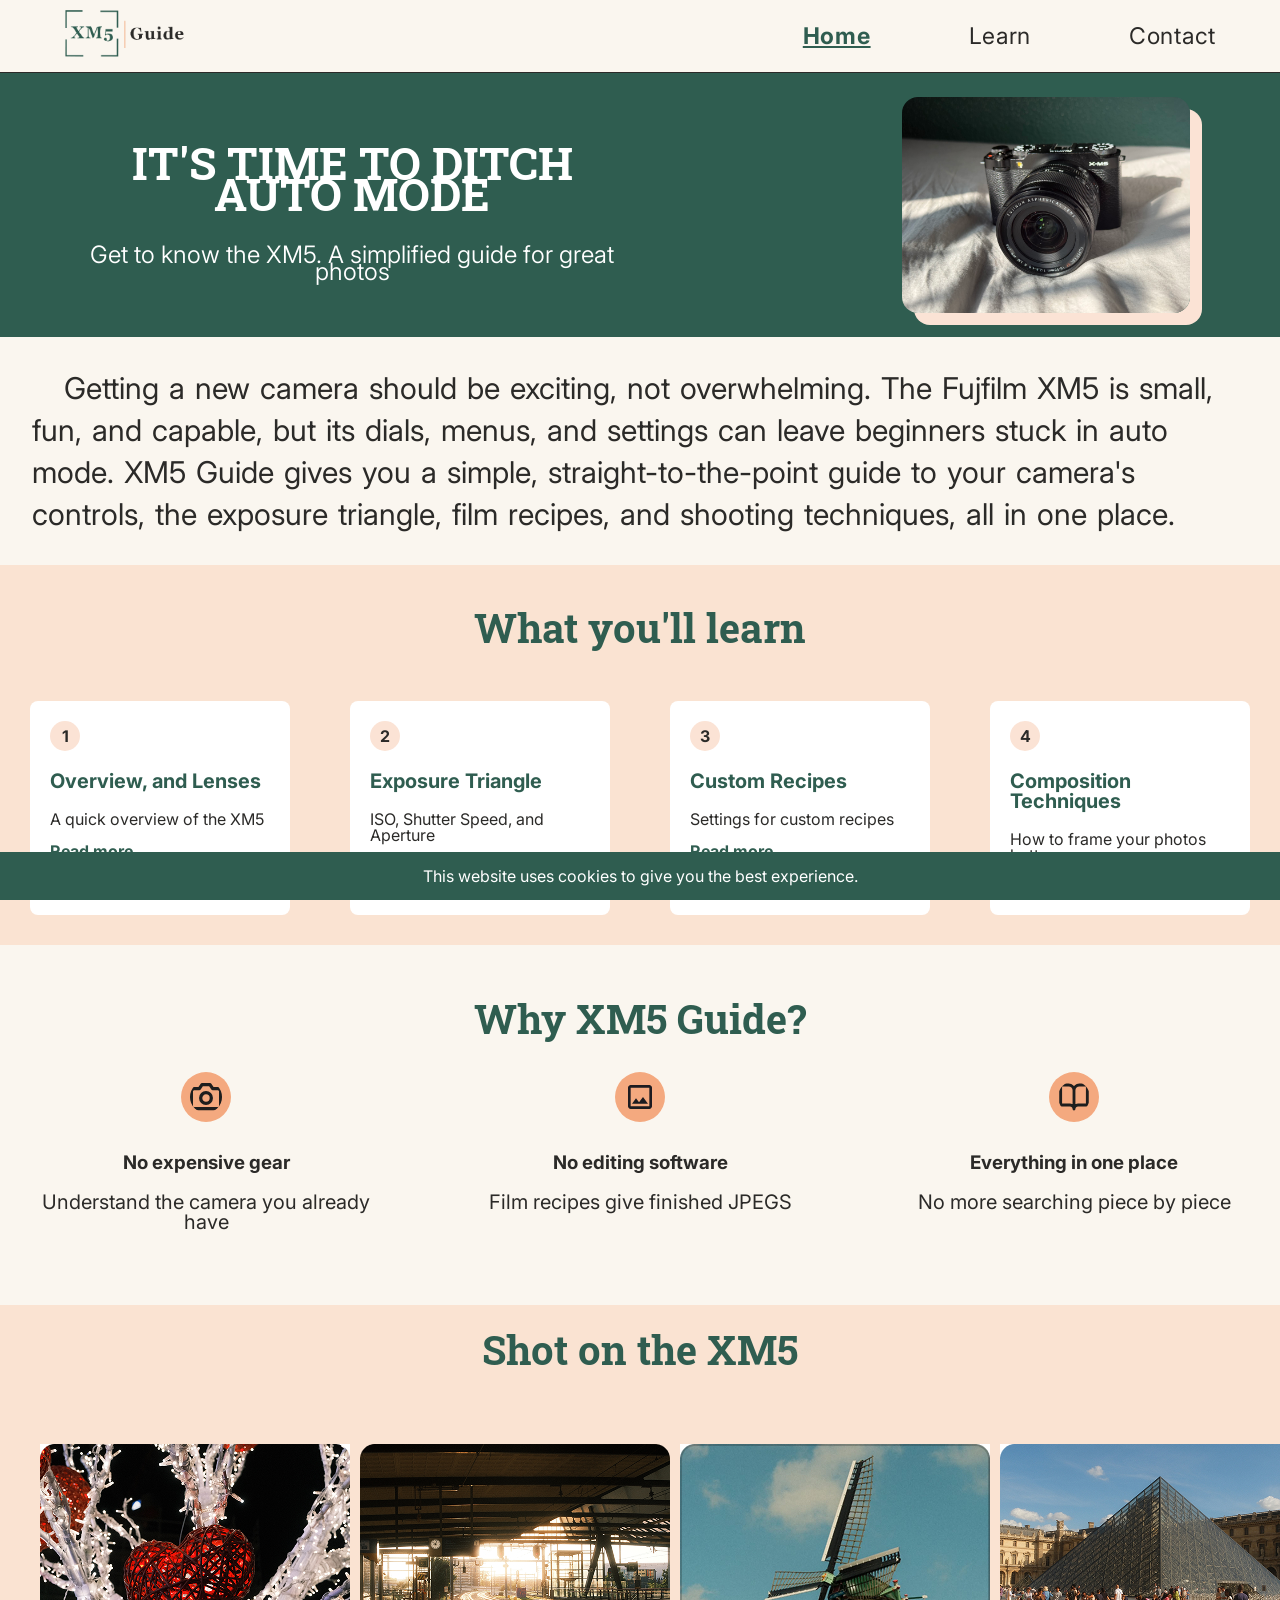
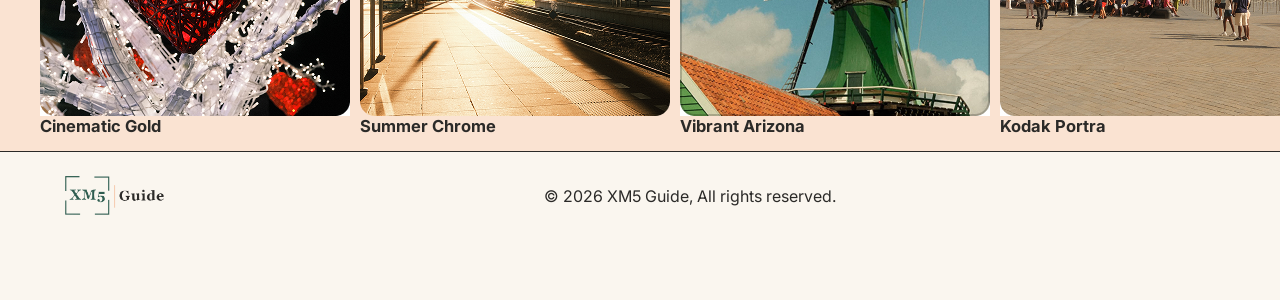
<file: index.html>
<!doctype html>
<html lang="en">
	<head>
		<meta charset="UTF-8" />
		<meta name="viewport" content="width=device-width, initial-scale=1.0" />
		<meta name="author" content="Christian Rosales" />
		<title>XM5 Guide | Home</title>
		<link rel="stylesheet" href="css/styles.css" />
	</head>
	<body>
		<header>
			<a href="#home" class="logo">
				<img
					src="img/logo-transparent-nav-footer.svg"
					alt="XM5 Guide"
					title="XM5 Guide"
			/></a>
			<nav>
				<a href="#home" aria-current="page">Home</a>
				<a href="#page-list">Learn</a>
				<a href="contact.html">Contact</a>
			</nav>
		</header>

		<main>
			<section id="home" class="home-top">
				<header class="home-text">
					<h1>IT'S TIME TO DITCH AUTO MODE</h1>
					<h2>Get to know the XM5. A simplified guide for great photos</h2>
				</header>
				<img src="img/hometop.jpg" alt="The XM5" title="The XM5" />
			</section>

			<p class="intro-text">
				Getting a new camera should be exciting, not overwhelming. The Fujfilm
				XM5 is small, fun, and capable, but its dials, menus, and settings can
				leave beginners stuck in auto mode. XM5 Guide gives you a simple,
				straight-to-the-point guide to your camera's controls, the exposure
				triangle, film recipes, and shooting techniques, all in one place.
			</p>

			<section id="page-list" class="learn">
				<h2>What you'll learn</h2>
				<ul class="cards">
					<li>
						<article class="card">
							<p class="card-number">1</p>
							<h3>Overview, and Lenses</h3>
							<p>A quick overview of the XM5</p>
							<a href="detail1.html">Read more</a>
						</article>
					</li>
					<li>
						<article class="card">
							<p class="card-number">2</p>
							<h3>Exposure Triangle</h3>
							<p>ISO, Shutter Speed, and Aperture</p>
							<a href="detail2.html">Read more</a>
						</article>
					</li>
					<li>
						<article class="card">
							<p class="card-number">3</p>
							<h3>Custom Recipes</h3>
							<p>Settings for custom recipes</p>
							<a href="detail3.html">Read more</a>
						</article>
					</li>
					<li>
						<article class="card">
							<p class="card-number">4</p>
							<h3>Composition Techniques</h3>
							<p>How to frame your photos better</p>
							<a href="detail4.html">Read more</a>
						</article>
					</li>
				</ul>
			</section>

			<section id="why" class="why">
				<h2>Why XM5 Guide?</h2>
				<ul class="benefits">
					<li>
						<img src="img/camera.svg" alt="" class="icon" />
						<h3>No expensive gear</h3>
						<p>Understand the camera you already have</p>
					</li>
					<li>
						<img src="img/photo.svg" alt="" class="icon" />
						<h3>No editing software</h3>
						<p>Film recipes give finished JPEGS</p>
					</li>
					<li>
						<img src="img/Book-open.svg" alt="" class="icon" />
						<h3>Everything in one place</h3>
						<p>No more searching piece by piece</p>
					</li>
				</ul>
			</section>

			<section id="sample" class="sample">
				<h2>Shot on the XM5</h2>
				<ul class="sample-photos">
					<li>
						<figure>
							<img
								src="img/Cinegold.jpg"
								alt="Cinematic Gold"
								title="Cinematic Gold"
							/>
							<figcaption>Cinematic Gold</figcaption>
						</figure>
					</li>
					<li>
						<figure>
							<img
								src="img/sumchrome.jpg"
								alt="Summer Chrome"
								title="Summer Chrome"
							/>
							<figcaption>Summer Chrome</figcaption>
						</figure>
					</li>
					<li>
						<figure>
							<img
								src="img/vibarizona.jpg"
								alt="Vibrant Arizona"
								title="Vibrant Arizona"
							/>
							<figcaption>Vibrant Arizona</figcaption>
						</figure>
					</li>
					<li>
						<figure>
							<img
								src="img/kodportra.jpg"
								alt="Kodak Portra"
								title="Kodak Portra"
							/>
							<figcaption>Kodak Portra</figcaption>
						</figure>
					</li>
				</ul>
			</section>
		</main>

		<footer>
			<img
				src="img/logo-transparent-nav-footer.svg"
				alt="XM5 Guide"
				title="XM5 Guide"
				class="footer-logo"
			/>
			<p>&copy; 2026 XM5 Guide, All rights reserved.</p>
		</footer>

		<aside class="cookies">
			<p>This website uses cookies to give you the best experience.</p>
		</aside>
	</body>
</html>
</file>
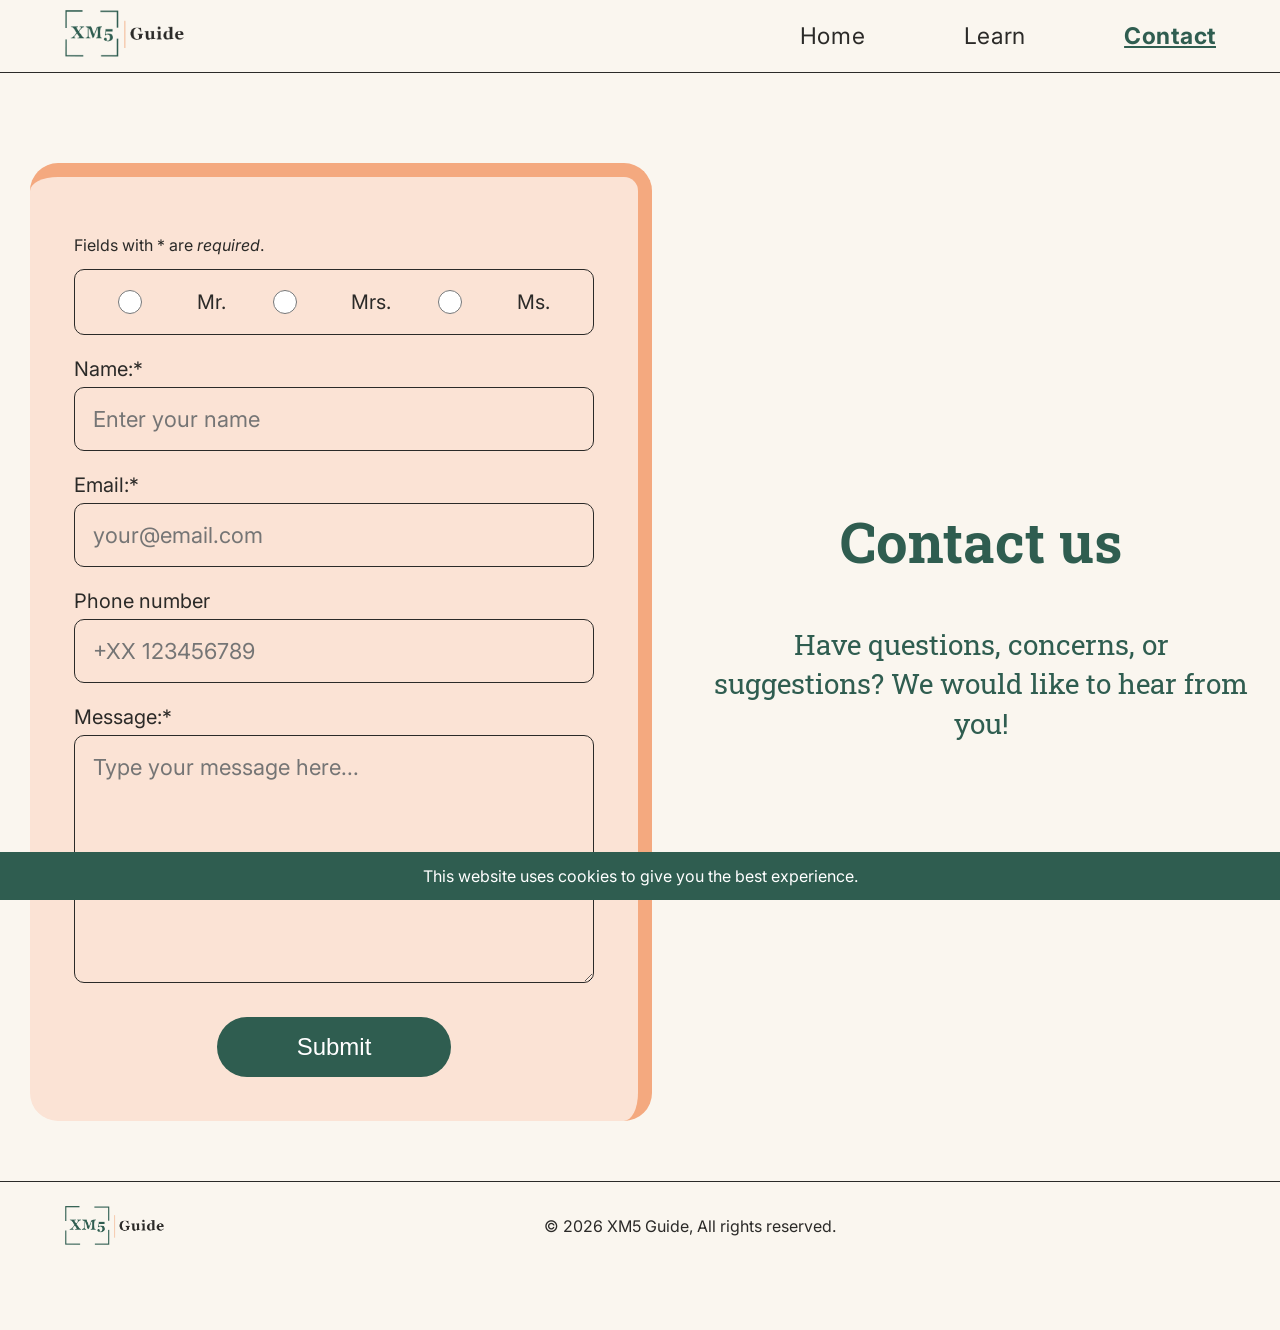
<file: contact.html>
<!doctype html>
<html lang="en">
	<head>
		<meta charset="UTF-8" />
		<meta name="viewport" content="width=device-width, initial-scale=1.0" />
		<meta name="author" content="Christian Rosales" />
		<title>XM5 Guide | Contact</title>
		<link rel="stylesheet" href="css/styles.css" />
	</head>
	<body>
		<header>
			<a href="index.html" class="logo">
				<img src="img/logo-transparent-nav-footer.svg" alt="" title="XM5 Guide"
			/></a>
			<nav>
				<a href="index.html">Home</a>
				<a href="detail1.html">Learn</a>
				<a href="contact.html" aria-current="page">Contact</a>
			</nav>
		</header>
		<main>
			<section class="contact">
				<form action="contact.html">
					<p>Fields with * are <em>required</em>.</p>

					<p class="salutation">
						<input type="radio" id="mr" name="salutation" value="mr" />
						<label for="mr">Mr.</label>
						<input type="radio" id="mrs" name="salutation" value="mrs" />
						<label for="mrs">Mrs.</label>
						<input type="radio" id="ms" name="salutation" value="ms" />
						<label for="ms">Ms.</label>
					</p>

					<label for="name">Name:*</label>
					<input
						type="text"
						id="name"
						name="name"
						placeholder="Enter your name"
						required
					/>

					<label for="email">Email:*</label>
					<input
						type="email"
						id="email"
						name="email"
						placeholder="your@email.com"
						required
					/>

					<label for="phone">Phone number</label>
					<input
						type="tel"
						id="phone"
						name="phone"
						placeholder="+XX 123456789"
					/>

					<label for="message">Message:*</label>
					<textarea
						id="message"
						name="message"
						rows="4"
						cols="50"
						placeholder="Type your message here..."
						required
					></textarea>

					<p class="submit">
						<input type="submit" value="Submit" />
					</p>
				</form>

				<article>
					<h1>Contact us</h1>
					<p>
						Have questions, concerns, or suggestions? We would like to hear from
						you!
					</p>
				</article>
			</section>
		</main>

		<footer>
			<img
				src="img/logo-transparent-nav-footer.svg"
				alt="XM5 Guide"
				title="XM5 Guide"
				class="footer-logo"
			/>
			<p>&copy; 2026 XM5 Guide, All rights reserved.</p>
		</footer>

		<aside class="cookies">
			<p>This website uses cookies to give you the best experience.</p>
		</aside>
	</body>
</html>
</file>
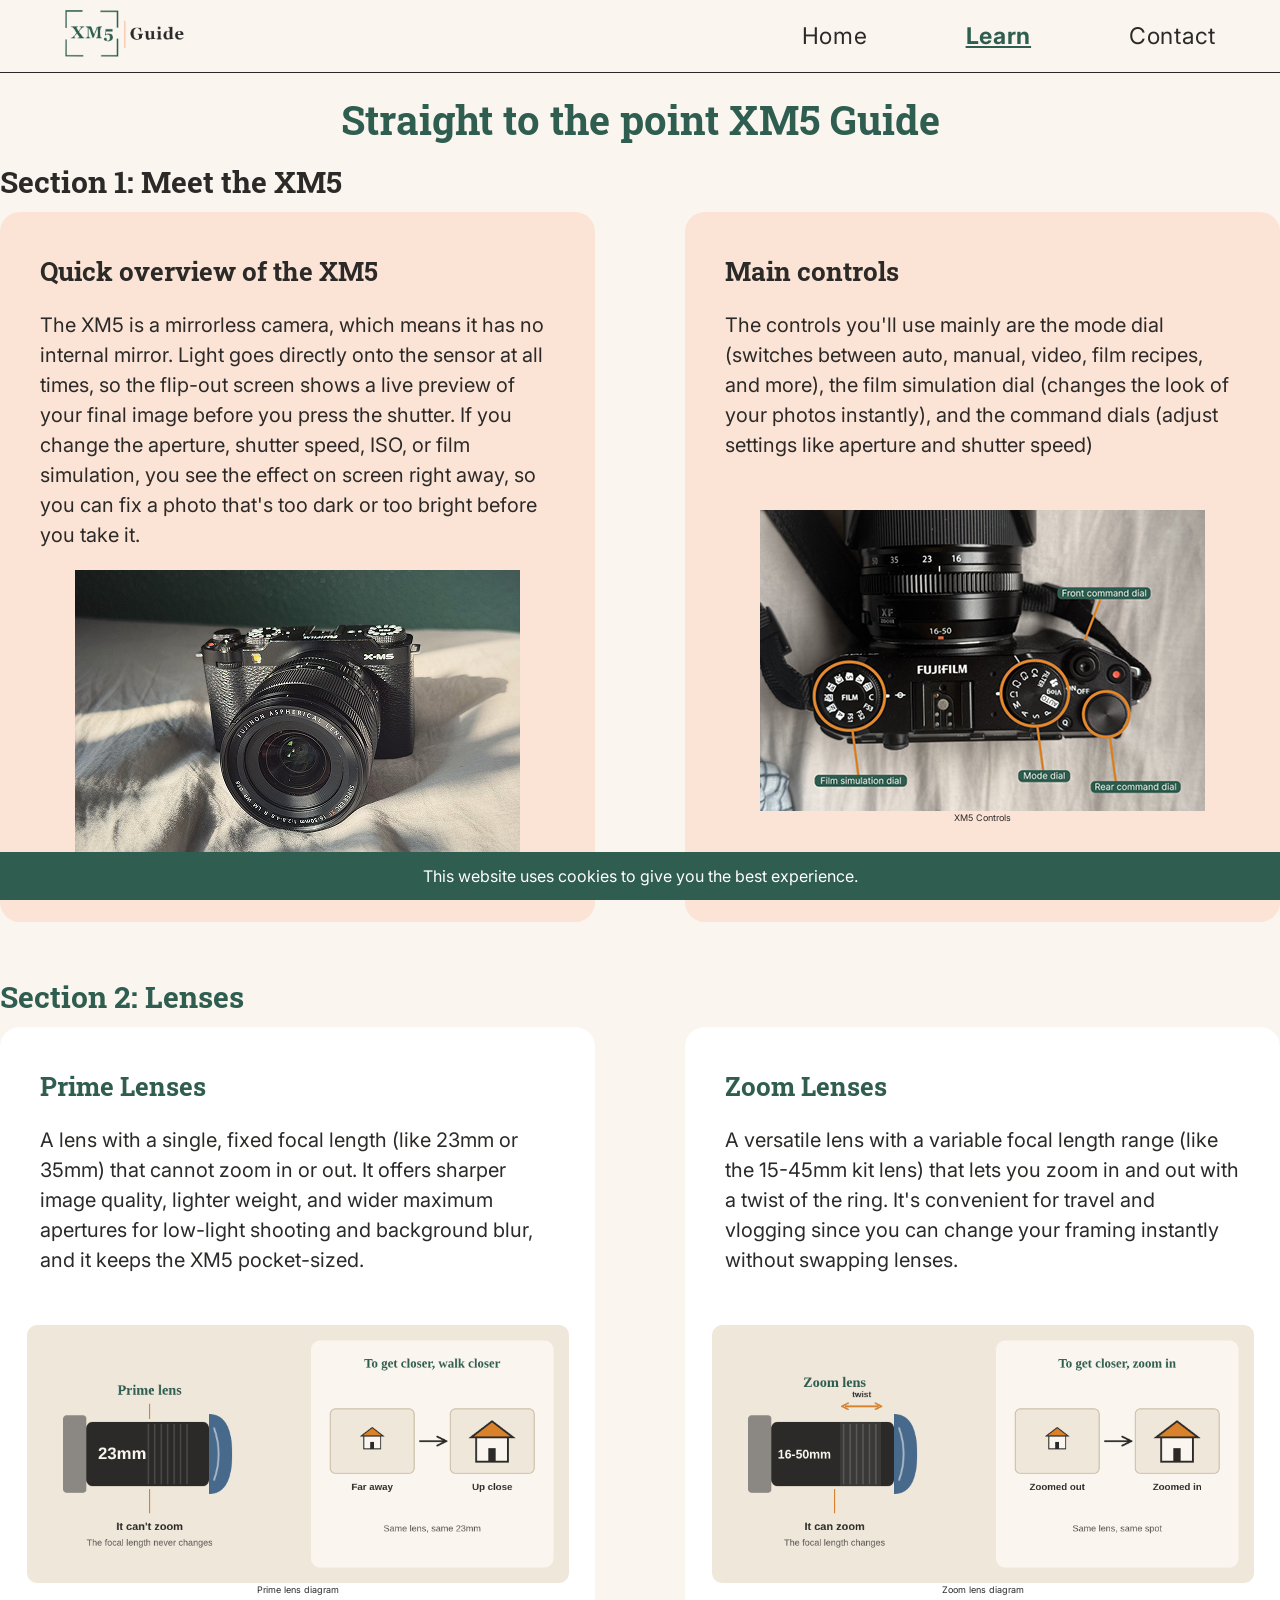
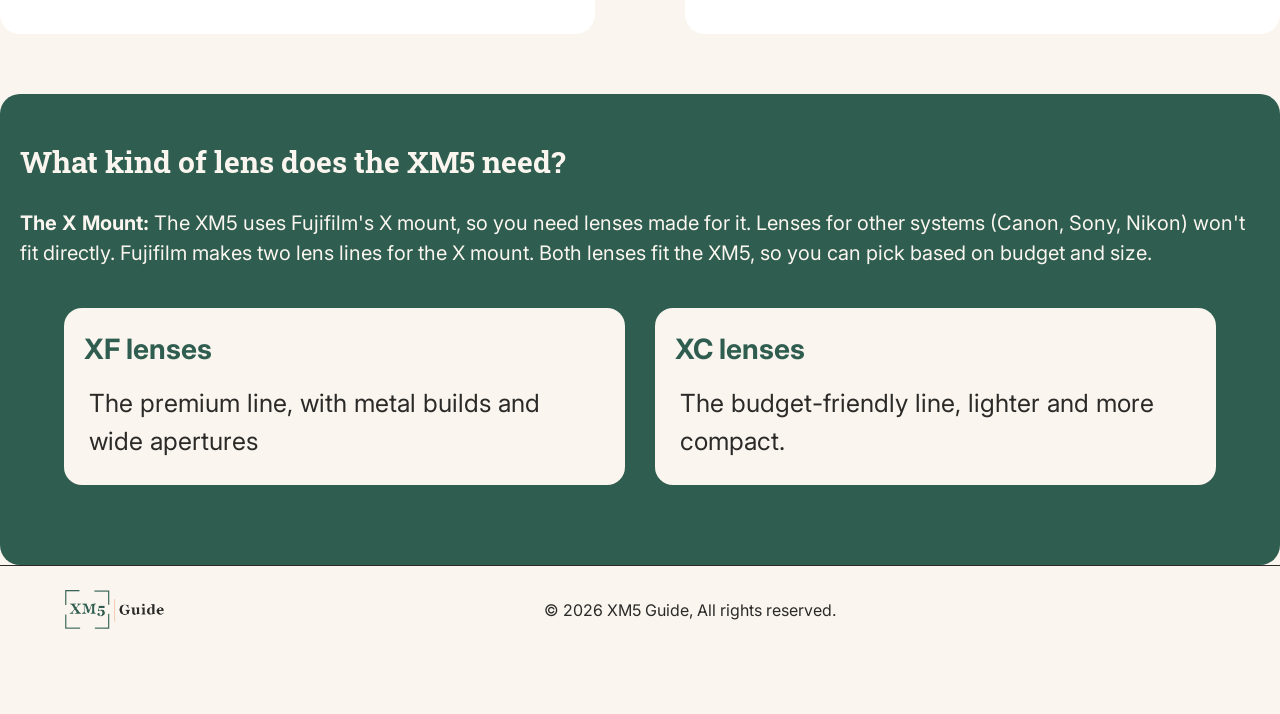
<file: detail1.html>
<!doctype html>
<html lang="en">
<head>
	<meta charset="UTF-8" />
	<meta name="viewport" content="width=device-width, initial-scale=1.0" />
	<meta name="author" content="Christian Rosales">
	<title>XM5 Guide | Learn</title>
	<link rel="stylesheet" href="css/styles.css">
</head>
<body>
	<header>
		<a href="index.html" class="logo">
			<img src="img/logo-transparent-nav-footer.svg" alt="" title="XM5 Guide"></a>
		<nav>
			<a href="index.html">Home</a>
			<a href="detail1.html" aria-current="page">Learn</a>
			<a href="contact.html">Contact</a>
		</nav>
	</header>
	<main>
		<h1 class="main-header">Straight to the point XM5 Guide</h1>
		<section class="section1">
			<h2>Section 1: Meet the XM5</h2>
			<ul>
				<li>
					<article>
						<h3>Quick overview of the XM5</h3>
						<p>The XM5 is a mirrorless camera, which means it has no internal mirror. Light goes directly onto the sensor at all times, so the flip-out screen shows a 
							live preview of your final image before you press the shutter. If you change the aperture, shutter speed, ISO, or film simulation, you see the effect
							on screen right away, so you can fix a photo that's too dark or too bright before you take it.</p>
							<figure>
								<img src="img/xm5_front_full1.jpg" alt="The XM5" title="The XM5">
								<figcaption>The XM5</figcaption>
							</figure>
					</article>
				</li>
				<li>
					<article>
						<h3>Main controls</h3>
						<p>The controls you'll use mainly are the mode dial (switches between auto, manual, video, film recipes, and more), the film simulation dial 
							(changes the look of your photos instantly), and the command dials (adjust settings like aperture and shutter speed)</p>
							<figure>
								<img src="img/controlsxm5.jpg" alt="XM5 Controls" title="XM5 Controls">
								<figcaption>XM5 Controls</figcaption>
							</figurE>
					</article>
				</li>
			</ul>
		</section>

		<section class="section2">
			<h2>Section 2: Lenses</h2>
			<ul>
				<li>
					<article>
						<h3>Prime Lenses</h3>
						<p>A lens with a single, fixed focal length (like 23mm or 35mm) that cannot zoom in or out. It offers sharper image quality, 
							lighter weight, and wider maximum apertures for low-light shooting and background blur, and it keeps the XM5 pocket-sized.</p>
							<figure>
								<img src="img/prime_lens_diagram.png" alt="Prime lens" title="Prime lens">
								<figcaption>Prime lens diagram</figcaption>
							</figure>
					</article>
				</li>
				<li>
					<article>
						<h3>Zoom Lenses</h3>
						<p>A versatile lens with a variable focal length range (like the 15-45mm kit lens) that lets you zoom in and out with a twist of the ring. 
							It's convenient for travel and vlogging since you can change your framing instantly without swapping lenses.</p>
							<figure>
								<img src="img/zoom_lens_diagram.png" alt="Zoom lens" title="Zoom lens">
								<figcaption>Zoom lens diagram</figcaption>
							</figure>
					</article>
				</li>
			</ul>
		</section>
		
		<section class="lens-info">
			<h2>What kind of lens does the XM5 need?</h2>
			<p><strong>The X Mount:</strong> The XM5 uses Fujifilm's X mount, so you need lenses made for it. 
				Lenses for other systems (Canon, Sony, Nikon) won't fit directly. Fujifilm makes two lens lines for the X mount. Both lenses fit the XM5, so you can pick based on budget and size.</p>
					
					<ul class="lens-types">
						<li>
							<h3>XF lenses</h3>
							<p>The premium line, with metal builds and wide apertures</p>
						</li>
						<li>
							<h3>XC lenses</h3>
							<p>The budget-friendly line, lighter and more compact.</p>
						</li>
					</ul>
		</section>
	</main>

		<footer>
			<img src="img/logo-transparent-nav-footer.svg" alt="XM5 Guide" title="XM5 Guide" class="footer-logo">
			<p>&copy; 2026 XM5 Guide, All rights reserved.</p>
		</footer>

		<aside class="cookies">
			<p>This website uses cookies to give you the best experience.</p>
		</aside>
</body>
</html>
</file>
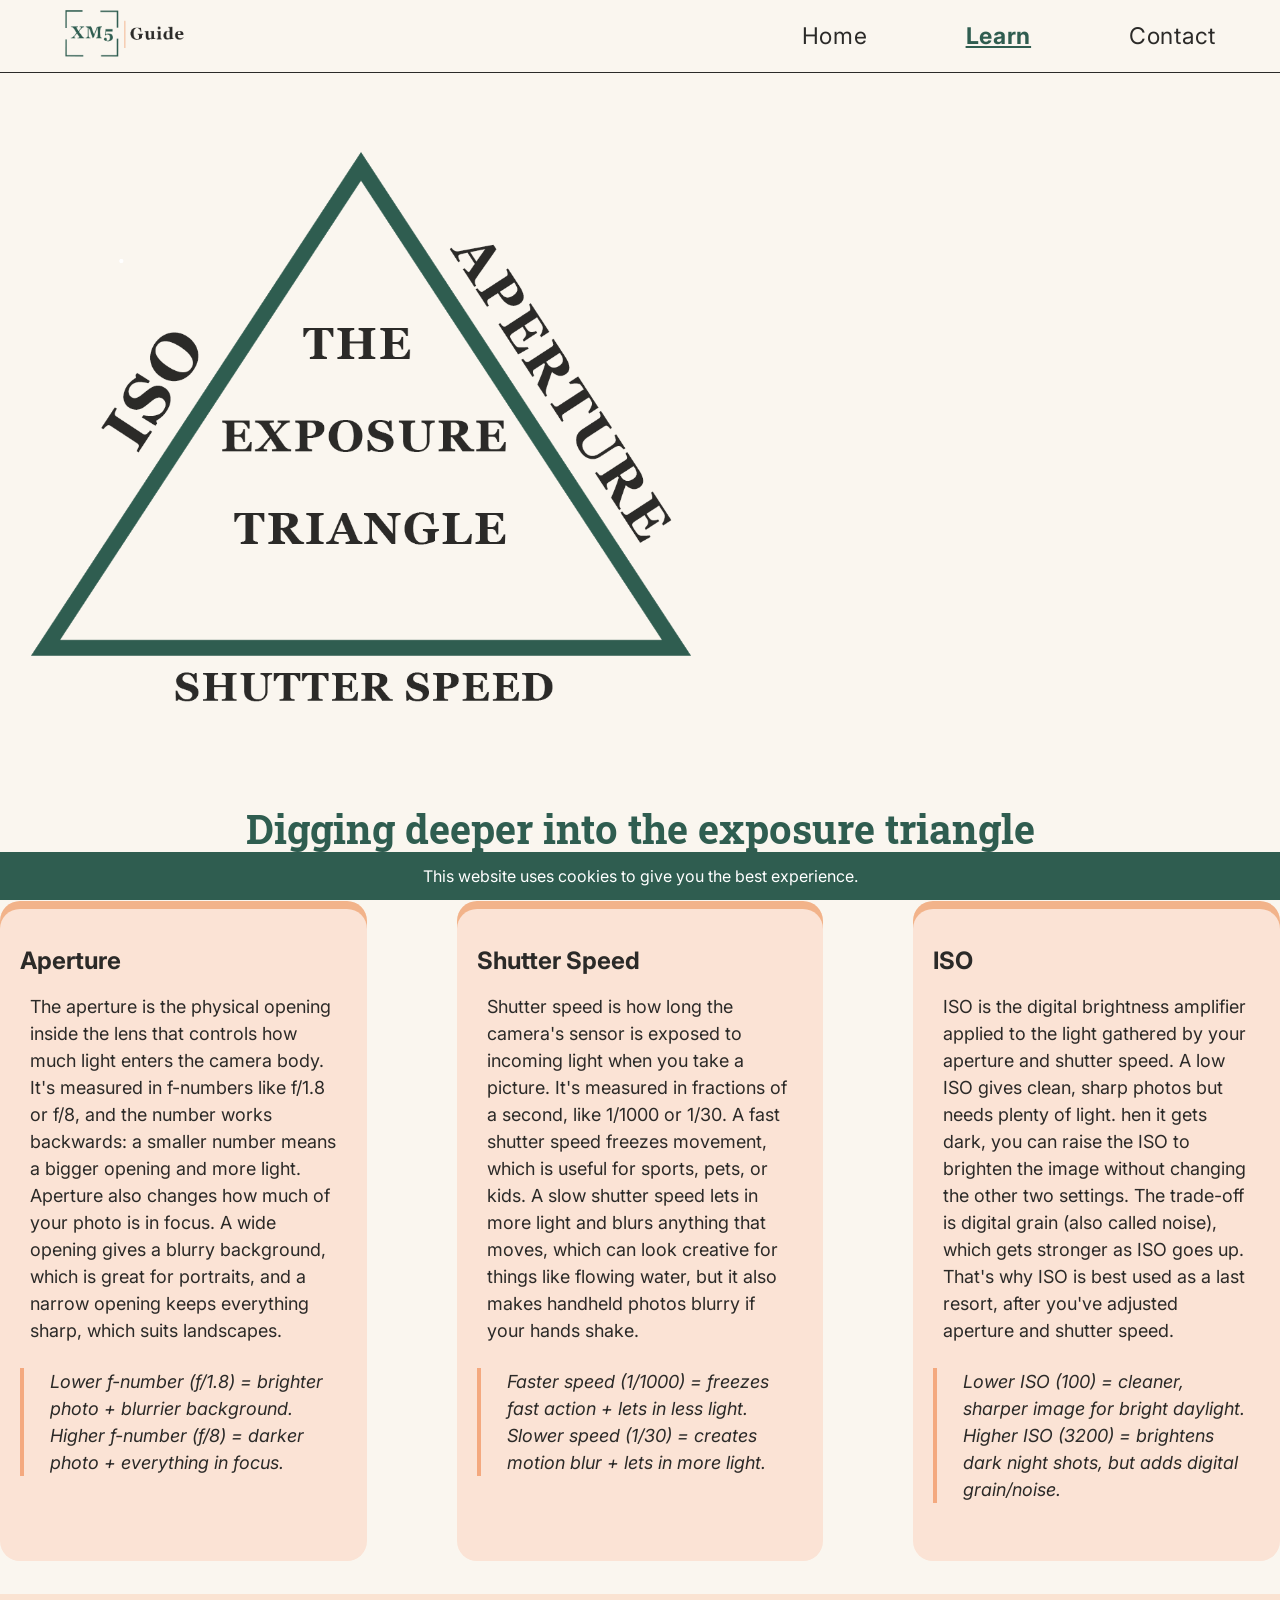
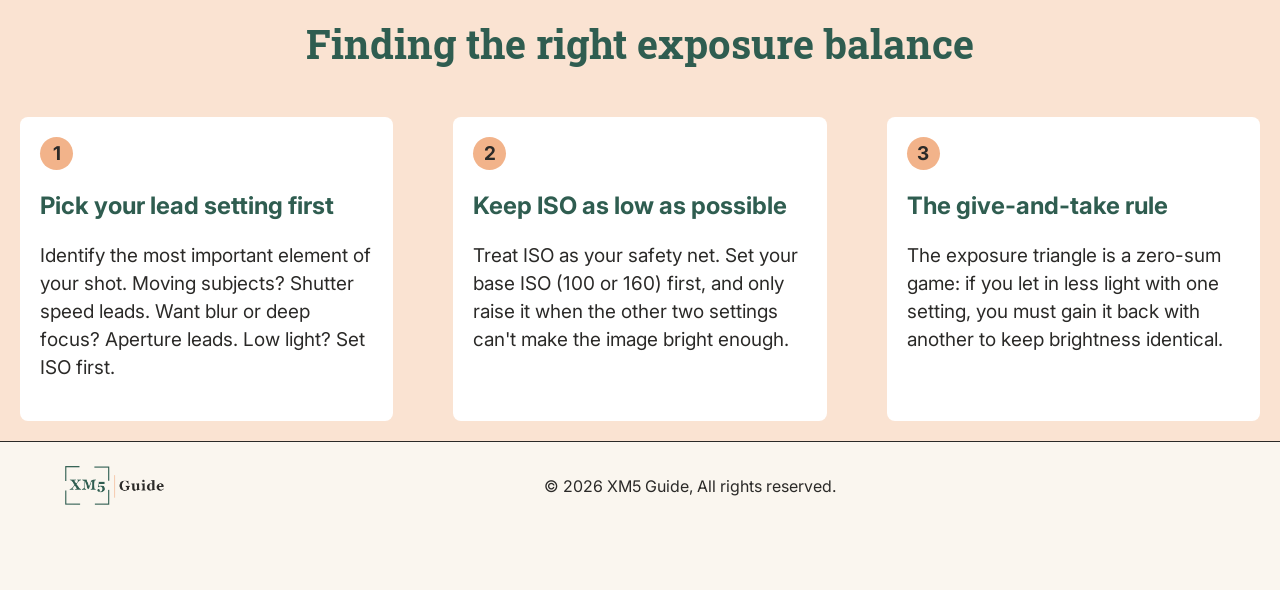
<file: detail2.html>
<!doctype html>
<html lang="en">
	<head>
		<meta charset="UTF-8" />
		<meta name="viewport" content="width=device-width, initial-scale=1.0" />
		<meta name="author" content="Christian Rosales" />
		<title>XM5 Guide | Learn</title>
		<link rel="stylesheet" href="css/styles.css" />
	</head>
	<body>
		<header>
			<a href="index.html" class="logo">
				<img src="img/logo-transparent-nav-footer.svg" alt="" title="XM5 Guide"
			/></a>
			<nav>
				<a href="index.html">Home</a>
				<a href="detail1.html" aria-current="page">Learn</a>
				<a href="contact.html">Contact</a>
			</nav>
		</header>

		<img
			src="img/exptriangle.png"
			alt="Exposure Triangle"
			title="Exposure Triangle"
			class="main-photo"
		/>
		<h1 class="detail2-header">Digging deeper into the exposure triangle</h1>
		<section class="exp-triangle">
			<ul>
				<li>
					<article>
						<h2>Aperture</h2>
						<p>
							The aperture is the physical opening inside the lens that controls
							how much light enters the camera body. It's measured in f-numbers
							like f/1.8 or f/8, and the number works backwards: a smaller
							number means a bigger opening and more light. Aperture also
							changes how much of your photo is in focus. A wide opening gives a
							blurry background, which is great for portraits, and a narrow
							opening keeps everything sharp, which suits landscapes.
						</p>
						<aside class="rule-of-thumb">
							<p>
								Lower f-number (f/1.8) = brighter photo + blurrier background.
								Higher f-number (f/8) = darker photo + everything in focus.
							</p>
						</aside>
					</article>
				</li>
				<li>
					<article>
						<h2>Shutter Speed</h2>
						<p>
							Shutter speed is how long the camera's sensor is exposed to
							incoming light when you take a picture. It's measured in fractions
							of a second, like 1/1000 or 1/30. A fast shutter speed freezes
							movement, which is useful for sports, pets, or kids. A slow
							shutter speed lets in more light and blurs anything that moves,
							which can look creative for things like flowing water, but it also
							makes handheld photos blurry if your hands shake.
						</p>
						<aside class="rule-of-thumb">
							<p>
								Faster speed (1/1000) = freezes fast action + lets in less
								light. Slower speed (1/30) = creates motion blur + lets in more
								light.
							</p>
						</aside>
					</article>
				</li>
				<li>
					<article>
						<h2>ISO</h2>
						<p>
							ISO is the digital brightness amplifier applied to the light
							gathered by your aperture and shutter speed. A low ISO gives
							clean, sharp photos but needs plenty of light. hen it gets dark,
							you can raise the ISO to brighten the image without changing the
							other two settings. The trade-off is digital grain (also called
							noise), which gets stronger as ISO goes up. That's why ISO is best
							used as a last resort, after you've adjusted aperture and shutter
							speed.
						</p>
						<aside class="rule-of-thumb">
							<p>
								Lower ISO (100) = cleaner, sharper image for bright daylight.
								Higher ISO (3200) = brightens dark night shots, but adds digital
								grain/noise.
							</p>
						</aside>
					</article>
				</li>
			</ul>
		</section>

		<section class="exposure-tips">
			<h2>Finding the right exposure balance</h2>
			<ul class="tips">
				<li>
					<article class="tip">
						<p class="tip-number">1</p>
						<h3>Pick your lead setting first</h3>
						<p>
							Identify the most important element of your shot. Moving subjects?
							Shutter speed leads. Want blur or deep focus? Aperture leads. Low
							light? Set ISO first.
						</p>
					</article>
				</li>
				<li>
					<article class="tip">
						<p class="tip-number">2</p>
						<h3>Keep ISO as low as possible</h3>
						<p>
							Treat ISO as your safety net. Set your base ISO (100 or 160)
							first, and only raise it when the other two settings can't make
							the image bright enough.
						</p>
					</article>
				</li>
				<li>
					<article class="tip">
						<p class="tip-number">3</p>
						<h3>The give-and-take rule</h3>
						<p>
							The exposure triangle is a zero-sum game: if you let in less light
							with one setting, you must gain it back with another to keep
							brightness identical.
						</p>
					</article>
				</li>
			</ul>
		</section>

		<footer>
			<img
				src="img/logo-transparent-nav-footer.svg"
				alt="XM5 Guide"
				title="XM5 Guide"
				class="footer-logo"
			/>
			<p>&copy; 2026 XM5 Guide, All rights reserved.</p>
		</footer>

		<aside class="cookies">
			<p>This website uses cookies to give you the best experience.</p>
		</aside>
	</body>
</html>
</file>
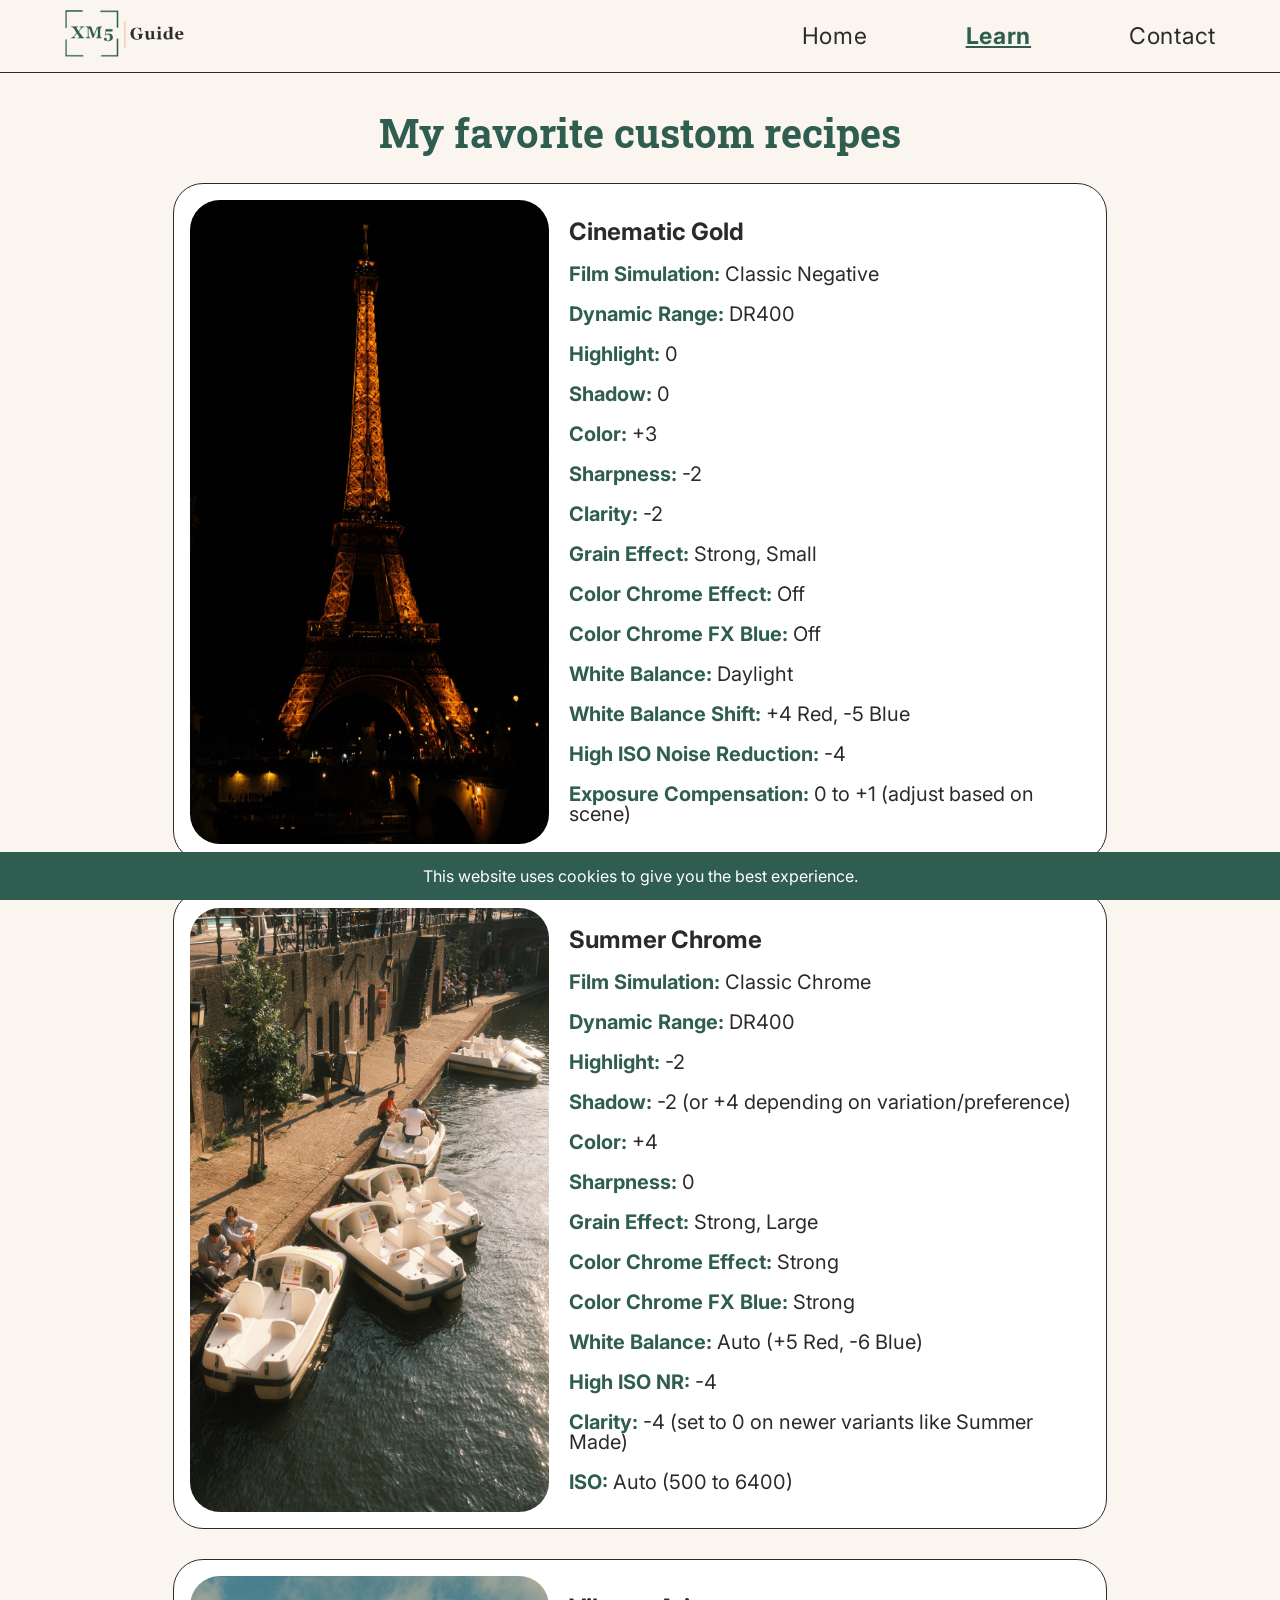
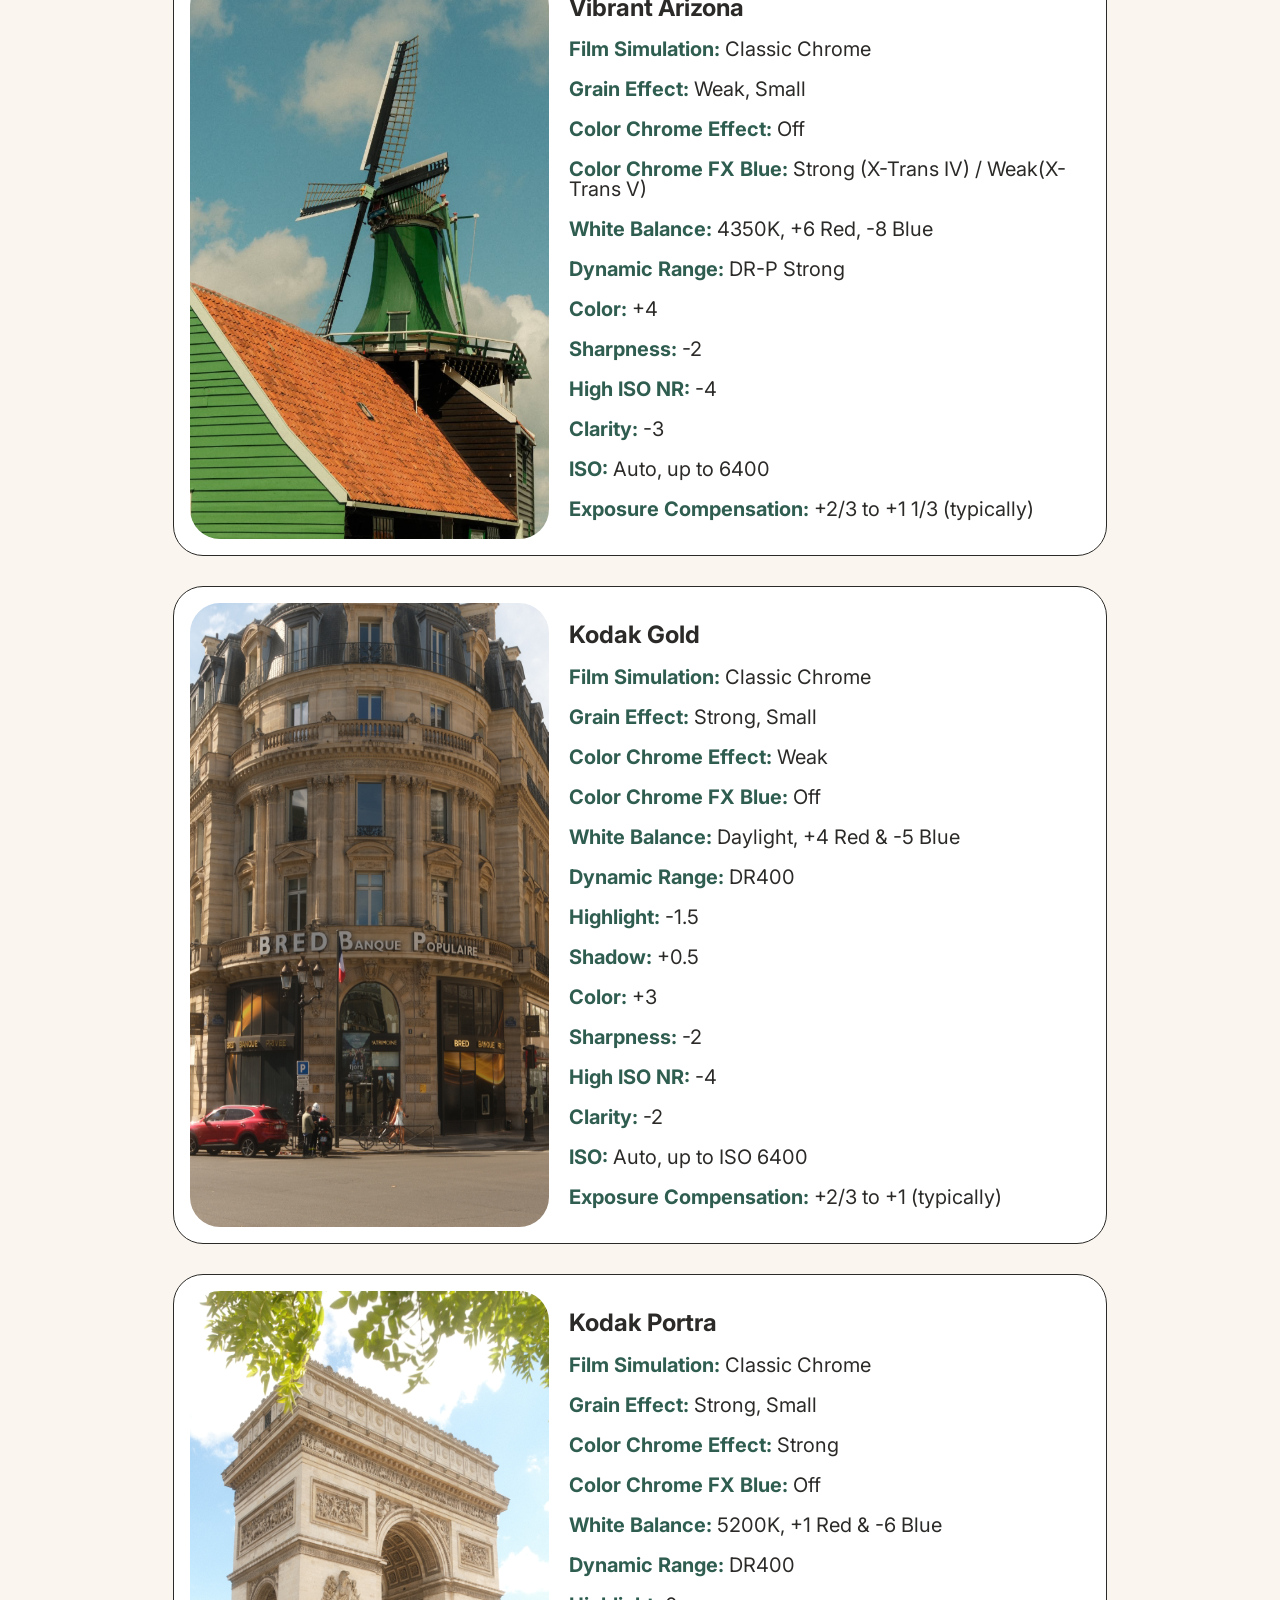
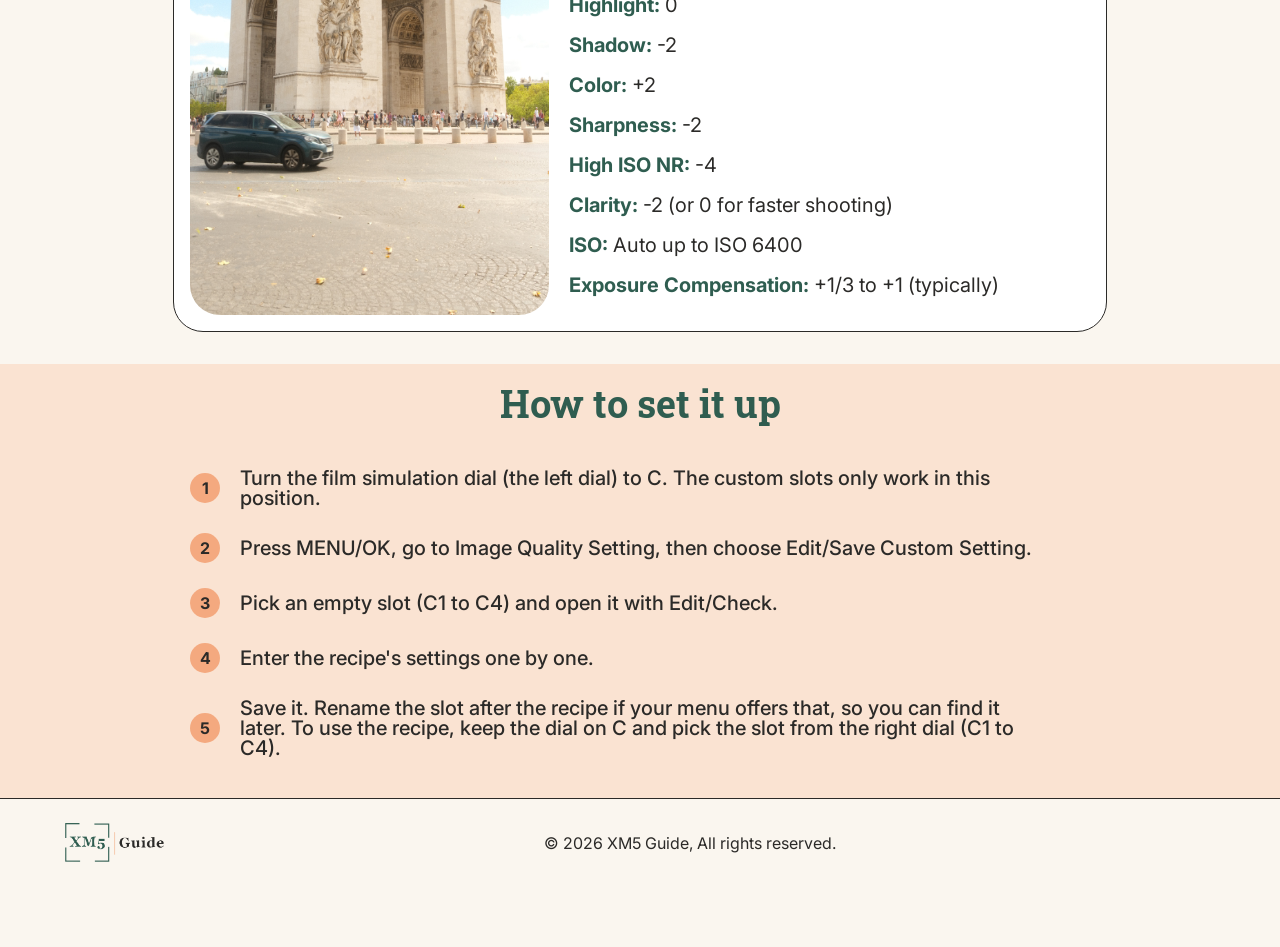
<file: detail3.html>
<!doctype html>
<html lang="en">
	<head>
		<meta charset="UTF-8" />
		<meta name="viewport" content="width=device-width, initial-scale=1.0" />
		<meta name="author" content="Christian Rosales" />
		<title>XM5 Guide | Learn</title>
		<link rel="stylesheet" href="css/styles.css" />
	</head>
	<body>
		<header>
			<a href="index.html" class="logo">
				<img src="img/logo-transparent-nav-footer.svg" alt="" title="XM5 Guide"
			/></a>
			<nav>
				<a href="index.html">Home</a>
				<a href="detail1.html" aria-current="page">Learn</a>
				<a href="contact.html">Contact</a>
			</nav>
		</header>

		<main>
			<h1 class="detail3-header">My favorite custom recipes</h1>
			<section class="recipe">
				<img
					src="img/recipe1.JPG"
					alt="Photo taken with the cinematic gold recipe"
					title="Cinematic Gold"
				/>
				<article>
					<h2>Cinematic Gold</h2>
					<p><strong>Film Simulation:</strong> Classic Negative</p>
					<p><strong>Dynamic Range:</strong> DR400</p>
					<p><strong>Highlight:</strong> 0</p>
					<p><strong>Shadow:</strong> 0</p>
					<p><strong>Color:</strong> +3</p>
					<p><strong>Sharpness:</strong> -2</p>
					<p><strong>Clarity:</strong> -2</p>
					<p><strong>Grain Effect:</strong> Strong, Small</p>
					<p><strong>Color Chrome Effect:</strong> Off</p>
					<p><strong>Color Chrome FX Blue:</strong> Off</p>
					<p><strong>White Balance:</strong> Daylight</p>
					<p><strong>White Balance Shift:</strong> +4 Red, -5 Blue</p>
					<p><strong>High ISO Noise Reduction:</strong> -4</p>
					<p>
						<strong>Exposure Compensation:</strong> 0 to +1 (adjust based on
						scene)
					</p>
				</article>
			</section>

			<section class="recipe">
				<img
					src="img/recipe2.JPG"
					alt="Photo taken with the summer chrome recipe"
					title="Summer Chrome"
				/>
				<article>
					<h2>Summer Chrome</h2>
					<p><strong>Film Simulation:</strong> Classic Chrome</p>
					<p><strong>Dynamic Range:</strong> DR400</p>
					<p><strong>Highlight:</strong> -2</p>
					<p>
						<strong>Shadow:</strong> -2 (or +4 depending on
						variation/preference)
					</p>
					<p><strong>Color:</strong> +4</p>
					<p><strong>Sharpness:</strong> 0</p>
					<p><strong>Grain Effect:</strong> Strong, Large</p>
					<p><strong>Color Chrome Effect:</strong> Strong</p>
					<p><strong>Color Chrome FX Blue:</strong> Strong</p>
					<p><strong>White Balance:</strong> Auto (+5 Red, -6 Blue)</p>
					<p><strong>High ISO NR:</strong> -4</p>
					<p>
						<strong>Clarity:</strong> -4 (set to 0 on newer variants like Summer
						Made)
					</p>
					<p><strong>ISO:</strong> Auto (500 to 6400)</p>
				</article>
			</section>

			<section class="recipe">
				<img
					src="img/recipe3.png"
					alt="Photo taken with the vibrant arizona recipe"
					title="Vibrant Arizona"
				/>
				<article>
					<h2>Vibrant Arizona</h2>
					<p><strong>Film Simulation:</strong> Classic Chrome</p>
					<p><strong>Grain Effect:</strong> Weak, Small</p>
					<p><strong>Color Chrome Effect:</strong> Off</p>
					<p>
						<strong>Color Chrome FX Blue:</strong> Strong (X-Trans IV) /
						Weak(X-Trans V)
					</p>
					<p><strong>White Balance:</strong> 4350K, +6 Red, -8 Blue</p>
					<p><strong>Dynamic Range:</strong> DR-P Strong</p>
					<p><strong>Color:</strong> +4</p>
					<p><strong>Sharpness:</strong> -2</p>
					<p><strong>High ISO NR:</strong> -4</p>
					<p><strong>Clarity:</strong> -3</p>
					<p><strong>ISO:</strong> Auto, up to 6400</p>
					<p>
						<strong>Exposure Compensation:</strong> +2/3 to +1 1/3 (typically)
					</p>
				</article>
			</section>

			<section class="recipe">
				<img
					src="img/recipe4.JPG"
					alt="Photo taken with the kodak gold recipe"
					title="Kodak Gold"
				/>
				<article>
					<h2>Kodak Gold</h2>
					<p><strong>Film Simulation:</strong> Classic Chrome</p>
					<p><strong>Grain Effect:</strong> Strong, Small</p>
					<p><strong>Color Chrome Effect:</strong> Weak</p>
					<p><strong>Color Chrome FX Blue:</strong> Off</p>
					<p><strong>White Balance:</strong> Daylight, +4 Red &amp; -5 Blue</p>
					<p><strong>Dynamic Range:</strong> DR400</p>
					<p><strong>Highlight:</strong> -1.5</p>
					<p><strong>Shadow:</strong> +0.5</p>
					<p><strong>Color:</strong> +3</p>
					<p><strong>Sharpness:</strong> -2</p>
					<p><strong>High ISO NR:</strong> -4</p>
					<p><strong>Clarity:</strong> -2</p>
					<p><strong>ISO:</strong> Auto, up to ISO 6400</p>
					<p><strong>Exposure Compensation:</strong> +2/3 to +1 (typically)</p>
				</article>
			</section>

			<section class="recipe">
				<img
					src="img/recipe5.JPG"
					alt="photo taken with the kodak portra recipe"
					title="Kodak Portra"
				/>
				<article>
					<h2>Kodak Portra</h2>
					<p><strong>Film Simulation:</strong> Classic Chrome</p>
					<p><strong>Grain Effect:</strong> Strong, Small</p>
					<p><strong>Color Chrome Effect:</strong> Strong</p>
					<p><strong>Color Chrome FX Blue:</strong> Off</p>
					<p><strong>White Balance:</strong> 5200K, +1 Red &amp; -6 Blue</p>
					<p><strong>Dynamic Range:</strong> DR400</p>
					<p><strong>Highlight:</strong> 0</p>
					<p><strong>Shadow:</strong> -2</p>
					<p><strong>Color:</strong> +2</p>
					<p><strong>Sharpness:</strong> -2</p>
					<p><strong>High ISO NR:</strong> -4</p>
					<p><strong>Clarity:</strong> -2 (or 0 for faster shooting)</p>
					<p><strong>ISO:</strong> Auto up to ISO 6400</p>
					<p><strong>Exposure Compensation:</strong> +1/3 to +1 (typically)</p>
				</article>
			</section>

			<section class="set-up">
				<h2>How to set it up</h2>
				<ul>
					<li>
						<article class="step">
							<p class="step-number">1</p>
							<p>
								Turn the film simulation dial (the left dial) to C. The custom
								slots only work in this position.
							</p>
						</article>
					</li>
					<li>
						<article class="step">
							<p class="step-number">2</p>
							<p>
								Press MENU/OK, go to Image Quality Setting, then choose
								Edit/Save Custom Setting.
							</p>
						</article>
					</li>
					<li>
						<article class="step">
							<p class="step-number">3</p>
							<p>Pick an empty slot (C1 to C4) and open it with Edit/Check.</p>
						</article>
					</li>
					<li>
						<article class="step">
							<p class="step-number">4</p>
							<p>Enter the recipe's settings one by one.</p>
						</article>
					</li>
					<li>
						<article class="step">
							<p class="step-number">5</p>
							<p>
								Save it. Rename the slot after the recipe if your menu offers
								that, so you can find it later. To use the recipe, keep the dial
								on C and pick the slot from the right dial (C1 to C4).
							</p>
						</article>
					</li>
				</ul>
			</section>
		</main>

		<footer>
			<img
				src="img/logo-transparent-nav-footer.svg"
				alt="XM5 Guide"
				title="XM5 Guide"
				class="footer-logo"
			/>
			<p>&copy; 2026 XM5 Guide, All rights reserved.</p>
		</footer>

		<aside class="cookies">
			<p>This website uses cookies to give you the best experience.</p>
		</aside>
	</body>
</html>
</file>
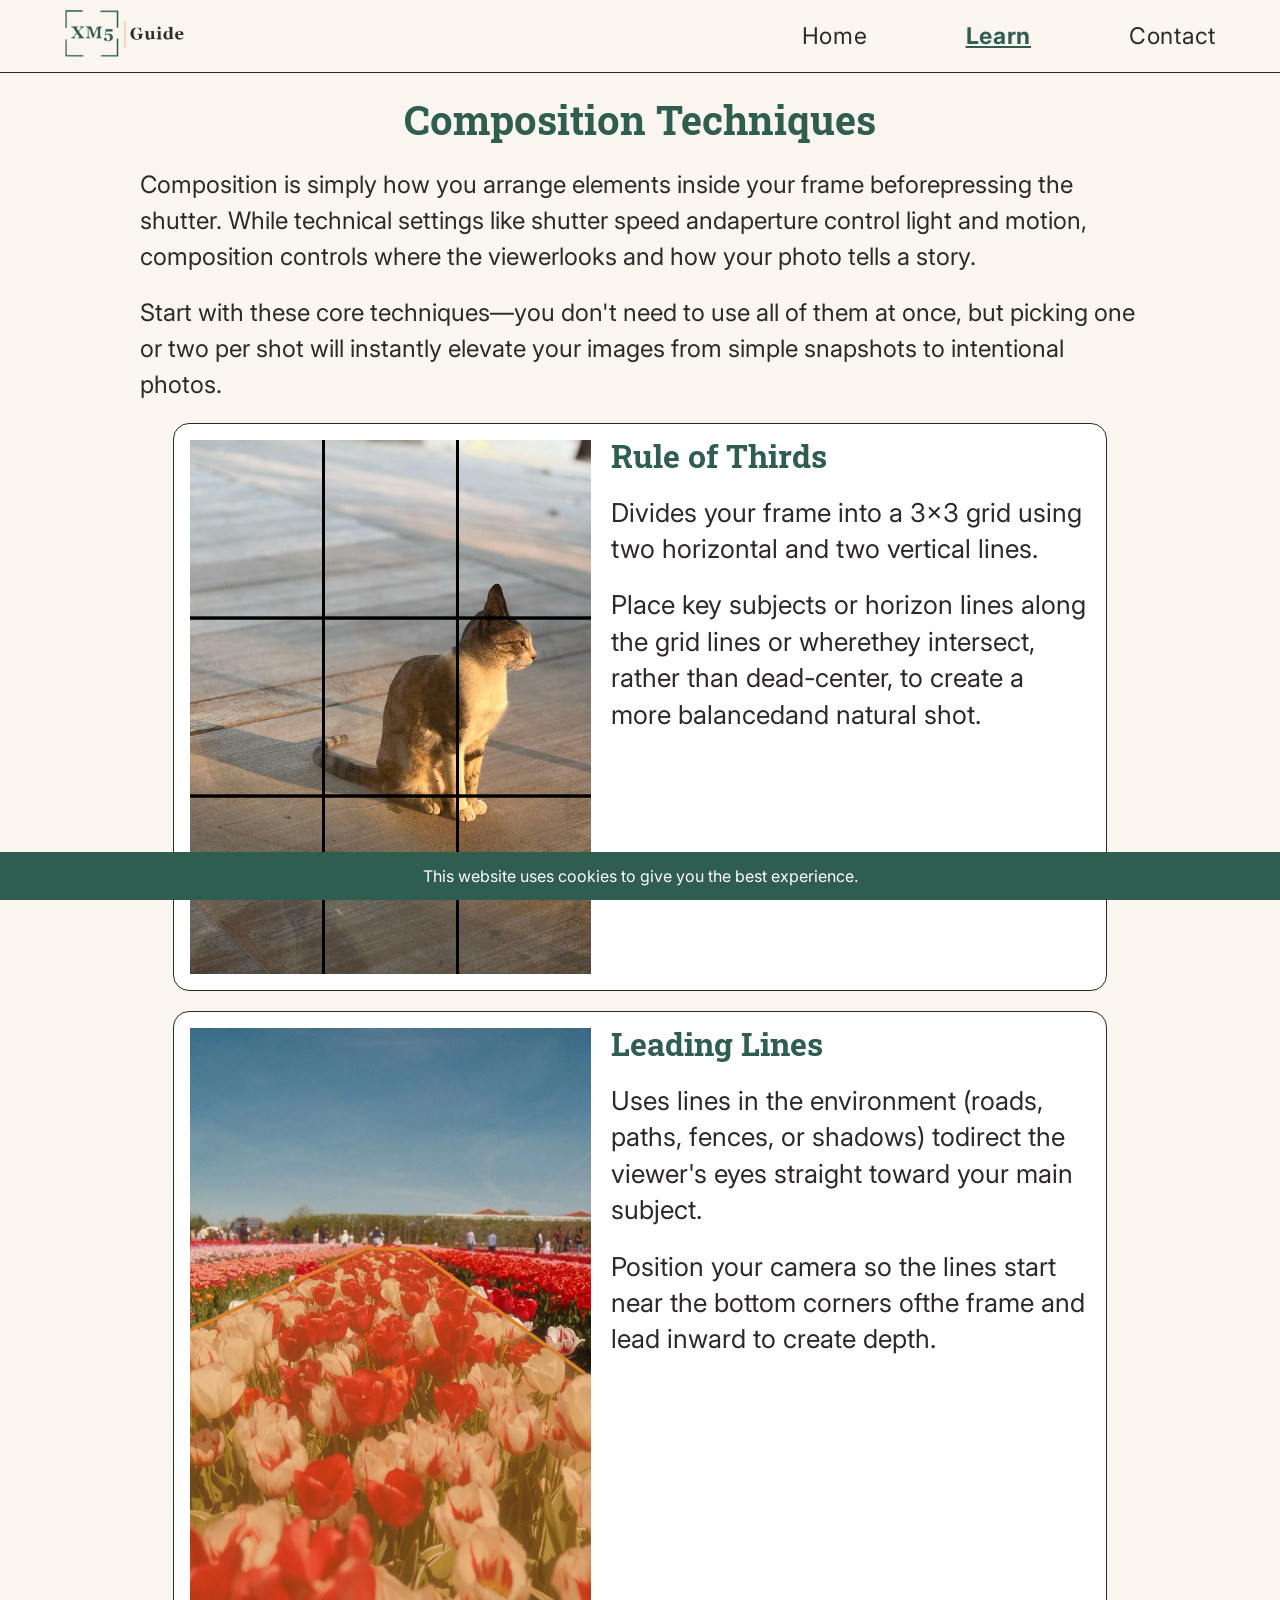
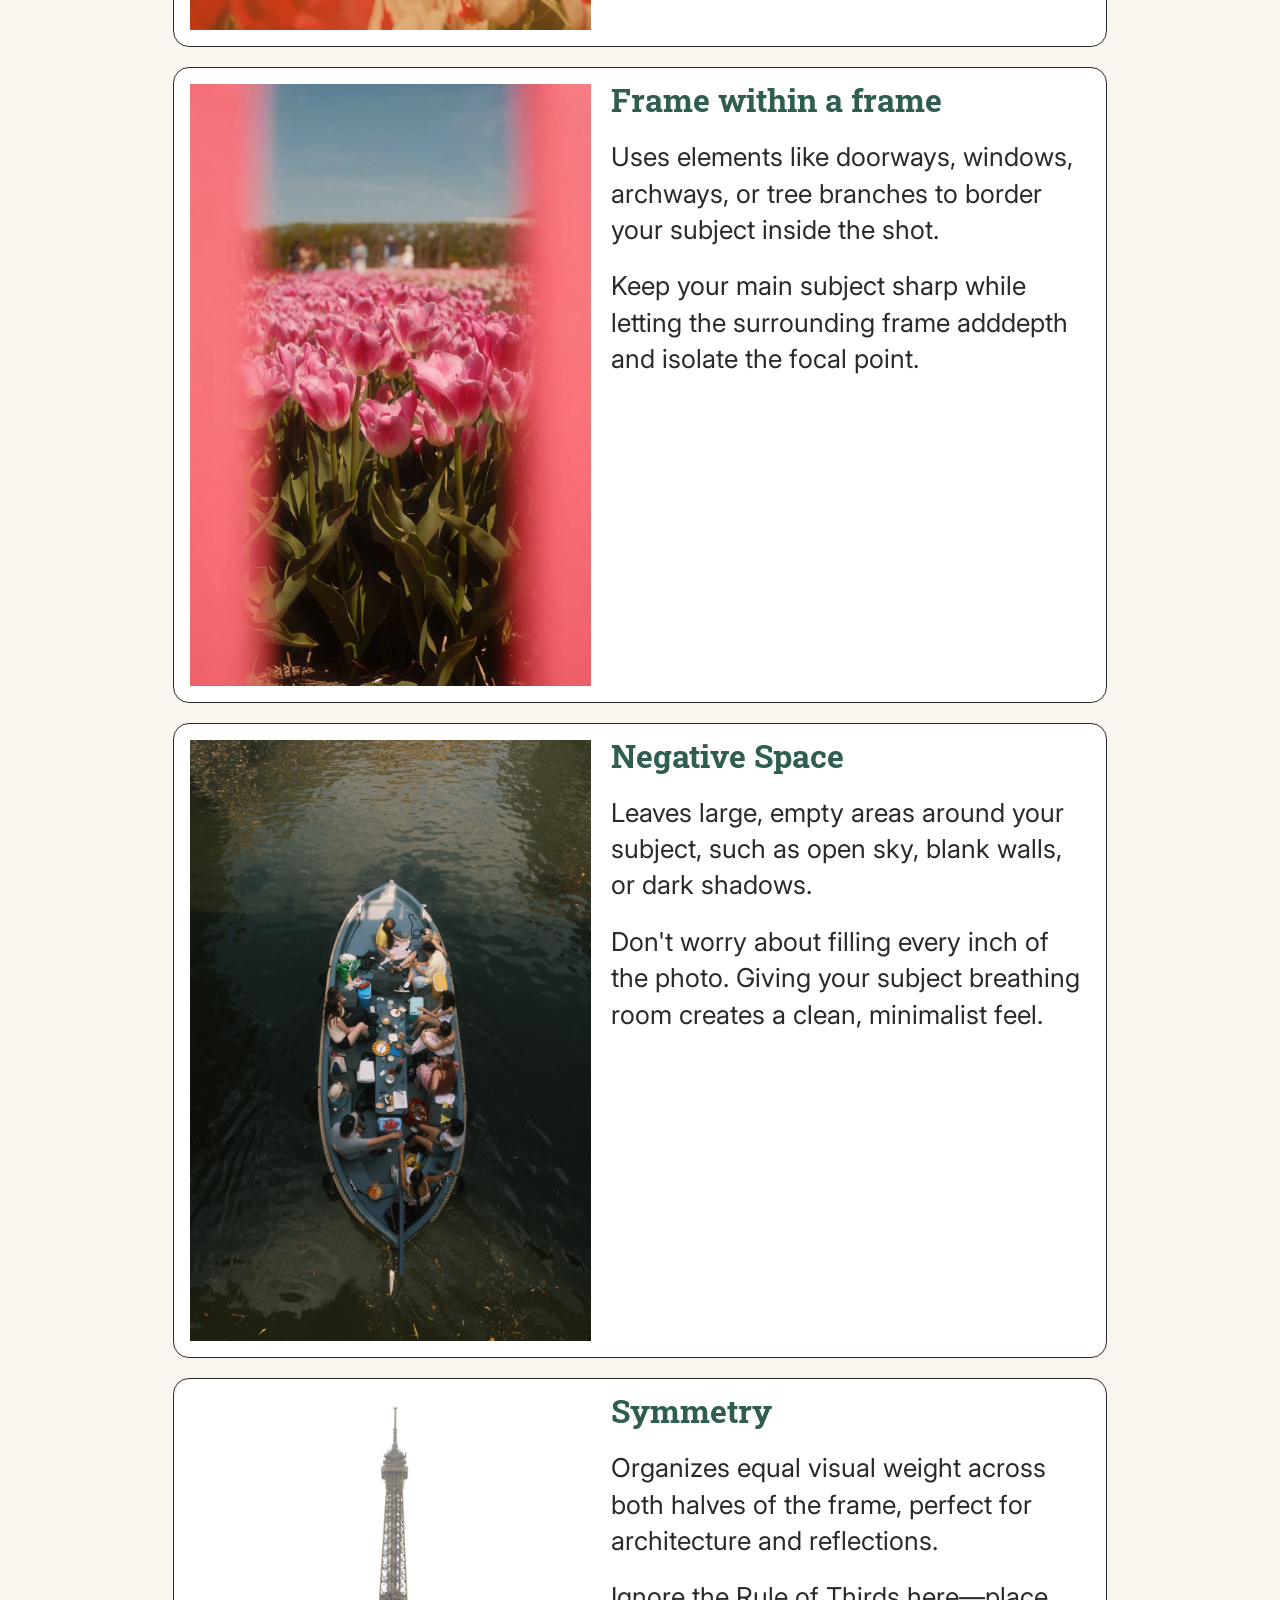
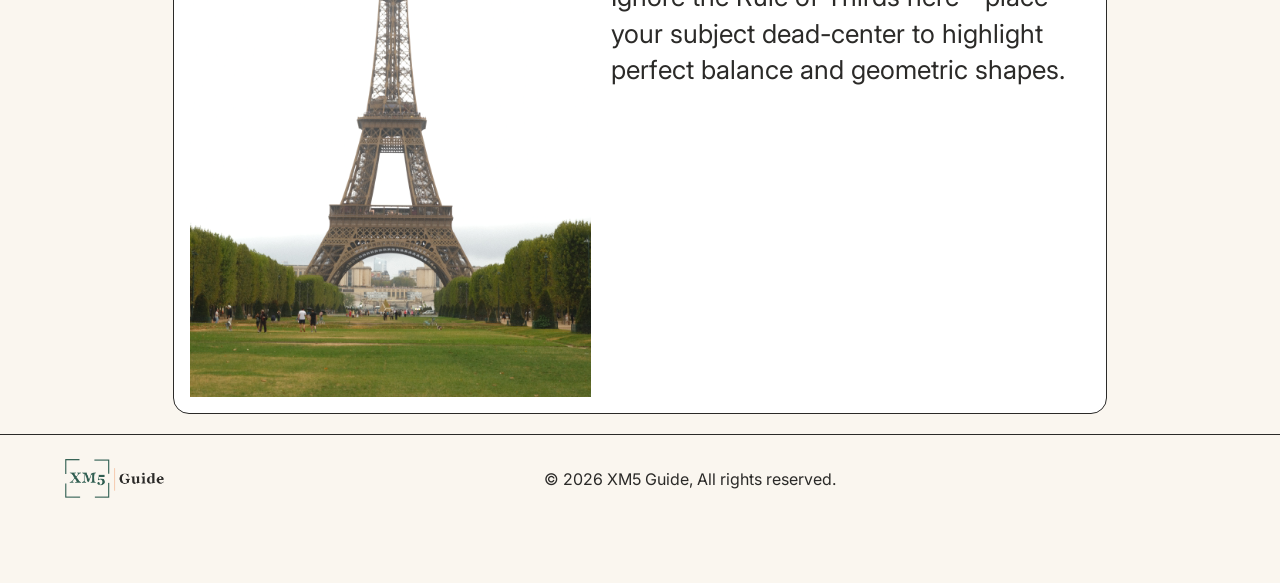
<file: detail4.html>
<!doctype html>
<html lang="en">
	<head>
		<meta charset="UTF-8" />
		<meta name="viewport" content="width=device-width, initial-scale=1.0" />
		<meta name="author" content="Christian Rosales" />
		<title>XM5 Guide | Learn</title>
		<link rel="stylesheet" href="css/styles.css" />
	</head>
	<body>
		<header>
			<a href="index.html" class="logo">
				<img src="img/logo-transparent-nav-footer.svg" alt="" title="XM5 Guide"
			/></a>
			<nav>
				<a href="index.html">Home</a>
				<a href="detail1.html" aria-current="page">Learn</a>
				<a href="contact.html">Contact</a>
			</nav>
		</header>

		<main>
			<h1 class="detail4-header">Composition Techniques</h1>
			<p class="composition-intro">
				Composition is simply how you arrange elements inside your frame
				beforepressing the shutter. While technical settings like shutter speed
				andaperture control light and motion, composition controls where the
				viewerlooks and how your photo tells a story.
			</p>
			<p class="composition-intro">
				Start with these core techniques—you don't need to use all of them at
				once, but picking one or two per shot will instantly elevate your images
				from simple snapshots to intentional photos.
			</p>
			<p></p>

			<section class="composition">
				<img
					src="img/ruleofthirds.png"
					alt="Rule of thirds"
					title="Rule of thirds"
				/>
				<article>
					<h2>Rule of Thirds</h2>
					<p>
						Divides your frame into a 3x3 grid using two horizontal and two
						vertical lines.
					</p>
					<p>
						Place key subjects or horizon lines along the grid lines or
						wherethey intersect, rather than dead-center, to create a more
						balancedand natural shot.
					</p>
				</article>
			</section>

			<section class="composition">
				<img
					src="img/leadinglines.png"
					alt="Leading lines"
					title="Leading lines"
				/>
				<article>
					<h2>Leading Lines</h2>
					<p>
						Uses lines in the environment (roads, paths, fences, or shadows)
						todirect the viewer's eyes straight toward your main subject.
					</p>
					<p>
						Position your camera so the lines start near the bottom corners
						ofthe frame and lead inward to create depth.
					</p>
				</article>
			</section>

			<section class="composition">
				<img
					src="img/frame_frame.jpg"
					alt="Frame within a frame"
					title="Frame within a frame"
				/>
				<article>
					<h2>Frame within a frame</h2>
					<p>
						Uses elements like doorways, windows, archways, or tree branches to
						border your subject inside the shot.
					</p>
					<p>
						Keep your main subject sharp while letting the surrounding frame
						adddepth and isolate the focal point.
					</p>
				</article>
			</section>

			<section class="composition">
				<img
					src="img/negativespace.JPG"
					alt="Negative space"
					title="Negative space"
				/>
				<article>
					<h2>Negative Space</h2>
					<p>
						Leaves large, empty areas around your subject, such as open sky,
						blank walls, or dark shadows.
					</p>
					<p>
						Don't worry about filling every inch of the photo. Giving your
						subject breathing room creates a clean, minimalist feel.
					</p>
				</article>
			</section>

			<section class="composition">
				<img src="img/symmetry.JPG" alt="Symmetry" title="Symmetry" />
				<article>
					<h2>Symmetry</h2>
					<p>
						Organizes equal visual weight across both halves of the frame,
						perfect for architecture and reflections.
					</p>
					<p>
						Ignore the Rule of Thirds here—place your subject dead-center to
						highlight perfect balance and geometric shapes.
					</p>
				</article>
			</section>
		</main>

		<footer>
			<img
				src="img/logo-transparent-nav-footer.svg"
				alt="XM5 Guide"
				title="XM5 Guide"
				class="footer-logo"
			/>
			<p>&copy; 2026 XM5 Guide, All rights reserved.</p>
		</footer>

		<aside class="cookies">
			<p>This website uses cookies to give you the best experience.</p>
		</aside>
	</body>
</html>
</file>
<file: css/styles.css>
@import url("https://fonts.googleapis.com/css2?family=Inter:ital,opsz,wght@0,14..32,100..900;1,14..32,100..900&display=swap");
@import url("https://fonts.googleapis.com/css2?family=Roboto+Slab:wght@100..900&display=swap");

html {
	scroll-behavior: smooth;
}

a:hover {
	color: #2f5d50;
	font-weight: normal;
}

a:active {
	font-weight: bold;
	color: #2f5d50;
}

nav a[aria-current="page"] {
	text-decoration: underline #2f5d50;
	color: #2f5d50;
	font-weight: bold;
}

body {
	font-family: "Inter", sans-serif;
	margin: 0;
	background-color: #faf6ef;
	color: #2b2a28;
	line-height: 1;
	padding-bottom: 60px;
}

body > header {
	display: flex;
	justify-content: space-between;
	align-items: center;
	padding: 10px 64px;
	font-size: 23px;
	word-spacing: 60px;
	border-bottom-width: 1px;
	border-bottom-style: solid;
	border-bottom-color: #2b2a28;
}

.logo img {
	height: 48px;
	width: auto;
}

nav a {
	margin-left: 32px;
	color: #2b2a28;
	text-decoration: none;
	letter-spacing: 0.7px;
}

.home-top {
	display: flex;
	align-items: center;
	background-color: #2f5d50;
	gap: 2rem;
	padding: 1.5rem 4rem;
	color: white;
}

.home-text {
	width: 50%;
	text-align: center;
	line-height: 0.7;
}

.home-text h1 {
	font-family: "Roboto Slab", sans-serif;
	font-size: 45px;
}

.home-text h2 {
	font-weight: 350;
}

.intro-text {
	font-size: 30px;
	max-width: 1300px;
	margin: 0 auto;
	padding: 30px 32px;
	line-height: 1.4;
	text-indent: 32px;
	word-spacing: 2px;
}

.home-top img {
	width: 25%;
	height: auto;
	border-radius: 1rem;
	margin-left: 20%;
	box-shadow: 12px 12px #fbe3d5;
}

.learn {
	background-color: #fae3d2;
	padding: 10px;
}

.learn h2 {
	color: #2f5d50;
	text-align: center;
	font-size: 40px;
	font-family: "Roboto Slab", sans-serif;
}

.cards {
	display: flex;
	list-style: none;
	gap: 60px;
	padding: 20px 20px;
	margin: 0 auto;
	max-width: 1400px;
}

.cards li {
	width: 22%;
	background-color: white;
	border-radius: 8px;
	padding: 20px;
	gap: 3px;
}

.card h3 {
	color: #2f5d50;
	font-size: 20px;
}

.card a {
	color: #2f5d50;
	font-weight: bold;
	text-decoration: none;
}

.card-number {
	width: 30px;
	height: 30px;
	margin: 0 0 12px;
	border-radius: 50%;
	background-color: #fbe3d5;
	text-align: center;
	line-height: 30px;
	font-size: 16px;
	font-weight: bold;
}

.why {
	list-style: none;
	gap: 60px;
	padding: 20px 20px;
	margin: 0 auto;
	max-width: 1400px;
}

.why h2 {
	color: #2f5d50;
	font-size: 40px;
	font-family: "Roboto Slab", sans-serif;
	text-align: center;
}

.benefits {
	display: flex;
	justify-content: space-between;
	margin: 0 auto;
	list-style: none;
	padding: 0;
	max-width: 1400px;
}

.benefits h4 {
	font-size: 24px;
	text-align: center;
	color: #2f5d50;
	margin-bottom: 4px;
}

.benefits p {
	margin-top: 0.5px;
	font-size: 20px;
}

.benefits li {
	width: 30%;
	text-align: center;
}

.icon {
	margin: 0 auto 12px;
	width: 32px;
	height: 32px;
	padding: 9px;
	border-radius: 50%;
	background-color: #f4a97f;
}

.sample {
	background-color: #fae3d2;
}

.sample h2 {
	font-family: "Roboto Slab", sans-serif;
	color: #2f5d50;
	font-size: 40px;
	text-align: center;
	padding: 25px 20px;
}

.sample-photos {
	list-style: none;
	display: flex;
	justify-content: space-between;
	max-width: 1400px;
	margin: 0 auto;
	padding: 0;
}

.sample-photos figcaption {
	font-size: 16.5px;
	font-weight: bold;
}

.sample-photos li {
	width: 25%;
}

/* DETAIL PAGE 1 */

.main-header {
	color: #2f5d50;
	font-size: 40px;
	font-family: "Roboto Slab", sans-serif;
	text-align: center;
}

.section1 ul {
	display: flex;
	list-style: none;
	gap: 90px;
	padding: 0px;
	margin: 0 auto;
	max-width: 1500px;
}

.section1 img {
	width: 445px;
	height: auto;
}

.section1 li {
	display: flex;
	flex-direction: column;
	width: 48%;
	background-color: #fbe3d5;
	border-radius: 20px;
	padding: 20px 20px 40px;
}

.section1 p {
	font-size: 20px;
	line-height: 1.5;
	padding: 0 20px;
	margin-top: 15px;
	min-height: 180px;
}

.section1 h3 {
	font-size: 26px;
	padding: 0 20px;
	font-family: "Roboto Slab", sans-serif;
}

.section1 h2 {
	max-width: 1500px;
	margin: 15px auto;
	font-size: 30px;
	font-family: "Roboto Slab", sans-serif;
}

.section1 figure {
	margin: auto 0 0;
	text-align: center;
}

.section2 {
	margin-top: 60px;
	margin-bottom: 60px;
}

.section2 ul {
	display: flex;
	list-style: none;
	gap: 90px;
	padding: 0px;
	margin: 0 auto;
	max-width: 1500px;
}

.section2 img {
	width: 542px;
	height: auto;
}

.section2 li {
	display: flex;
	flex-direction: column;
	width: 48%;
	background-color: white;
	border-radius: 20px;
	padding: 20px 20px 40px;
}

.section2 p {
	font-size: 20px;
	line-height: 1.5;
	padding: 0 20px;
	margin-top: 15px;
	min-height: 180px;
}

.section2 h3 {
	font-size: 26px;
	padding: 0 20px;
	font-family: "Roboto Slab", sans-serif;
	color: #2f5d50;
}

.section2 h2 {
	max-width: 1500px;
	margin: 15px auto;
	font-size: 30px;
	font-family: "Roboto Slab", sans-serif;
	color: #2f5d50;
}

.section2 figure {
	margin: auto 0 0;
	text-align: center;
}

figcaption {
	font-size: 9px;
}

.lens-info {
	max-width: 1460px;
	background-color: #2f5d50;
	border-radius: 20px;
	padding: 20px 20px 40px;
	color: #faf6ef;
	margin: 0 auto;
	font-weight: 400;
	line-height: 1.5;
	font-size: 20px;
}

.lens-info h2 {
	font-family: "Roboto Slab", sans-serif;
	font-size: 30px;
}

.lens-types {
	display: flex;
	list-style: none;
	justify-content: center;
	gap: 30px;
	padding: 0;
	max-width: 1400px;
	color: #2b2a28;
}

.lens-types li {
	width: 42%;
	background-color: #faf6ef;
	list-style: none;
	border-radius: 18px;
	padding: 20px;
	margin: 20px 0;
}

.lens-types h3 {
	color: #2f5d50;
	font-weight: bold;
	font-size: 28px;
	margin: 0 0 15px;
}

.lens-types p {
	font-size: 25px;
	margin: 5px;
}

/* DETAIL PAGE 2 */

.main-photo {
	display: flex;
	justify-self: center;
	width: 722px;
	height: auto;
	padding-top: 60px;
}

.detail2-header {
	font-family: "Roboto Slab", sans-serif;
	font-size: 40px;
	color: #2f5d50;
	text-align: center;
	margin-top: 40px;
	margin-bottom: 60px;
}

.exp-triangle ul {
	display: flex;
	list-style: none;
	gap: 90px;
	padding: 0px;
	margin: 0 auto;
	max-width: 1500px;
}
.exp-triangle li {
	display: flex;
	flex-direction: column;
	width: 48%;
	background-color: #fbe3d5;
	border-radius: 20px;
	padding: 20px 20px 40px;
	box-shadow: 0 -8px #f2b38a;
}

.exp-triangle h3 {
	font-weight: bold;
	font-size: 26px;
}

.exp-triangle p {
	line-height: 1.5;
	font-size: 18px;
}

.exp-triangle p,
.exp-triangle h3 {
	padding: 0 10px;
}

.exposure-tips {
	background-color: #fae3d2;
}

.rule-of-thumb {
	margin: 24px 0 0;
	padding-left: 16px;
	border-left-width: 4px;
	border-left-style: solid;
	border-left-color: #f4a97f;
	font-style: italic;
}

.exposure-tips h2 {
	text-align: center;
	font-size: 40px;
	font-weight: bold;
	font-family: "Roboto Slab", sans-serif;
	padding-top: 30px;
	color: #2f5d50;
}

.tips {
	display: flex;
	justify-content: center;
	list-style: none;
	gap: 60px;
	padding: 20px 20px;
	margin: 0 auto;
	max-width: 1400px;
}

.tips li {
	width: 29%;
	background-color: white;
	border-radius: 8px;
	padding: 20px;
	gap: 3px;
}
.tip-number {
	width: 33px;
	height: 30px;
	margin: 0 0 12px;
	border-radius: 50%;
	background-color: #f2b38a;
	text-align: center;
	line-height: 32px;
	font-size: 18px;
	font-weight: bold;
	padding-top: 3px;
}

.tip p {
	line-height: 28px;
	font-size: 19px;
}

.tip h3 {
	color: #2f5d50;
	font-weight: bold;
	font-size: 24px;
}

/* DETIAL PAGE 3 */

.detail3-header {
	margin-top: 40px;
	font-size: 40px;
	text-align: center;
	font-family: "Roboto Slab", sans-serif;
	color: #2f5d50;
	font-weight: bold;
	margin-bottom: 30px;
}

.recipe {
	display: flex;
	gap: 20px;
	max-width: 900px;
	margin: 30px auto 20px;
	padding: 16px;
	background-color: white;
	border-radius: 30px;
	border-width: 1px;
	border-style: solid;
	border-color: #2b2a28;
}

.recipe img {
	width: 359px;
	height: auto;
	border-radius: 30px;
}

.recipe h3 {
	margin: 0 0 8px;
	color: #2f5d50;
	font-family: "Roboto Slab", serif;
	font-size: 30px;
}

.recipe p {
	margin-top: 15px;
	font-size: 20px;
}

.recipe strong {
	color: #2f5d50;
	font-weight: 700;
}

.set-up {
	background-color: #fae3d2;
}

.set-up h2 {
	text-align: center;
	color: #2f5d50;
	font-weight: bold;
	font-size: 38px;
	padding-top: 20px;
	font-family: "Roboto Slab", sans-serif;
}

.set-up ul {
	list-style: none;
	padding: 15px;
	margin: 0 auto;
	max-width: 900px;
}

.set-up li {
	list-style: none;
	font-size: 20px;
	font-weight: 500;
	padding-bottom: 1px;
	margin-bottom: 24px;
}

.step {
	display: flex;
	align-items: center;
	gap: 20px;
}

.step-number {
	width: 30px;
	height: 30px;
	margin: 0;
	border-radius: 50%;
	background-color: #f4a97f;
	text-align: center;
	line-height: 30px;
	font-size: 16px;
	font-weight: bold;
}

.step p {
	margin: 0;
	max-width: 800px;
}

/* DETAIL PAGE 4 */

.detail4-header {
	color: #2f5d50;
	font-family: "Roboto Slab", serif;
	font-size: 40px;
	text-align: center;
}

.composition-intro {
	max-width: 1000px;
	margin: 0 auto 20px;
	padding: 0 16px;
	font-size: 24px;
	line-height: 1.5;
}

.composition {
	display: flex;
	gap: 20px;
	max-width: 900px;
	margin: 0 auto 20px;
	padding: 16px;
	background-color: white;
	border-radius: 16px;
	border-width: 1px;
	border-style: solid;
	border-color: #2b2a28;
}

.composition img {
	width: 401px;
	height: auto;
}

.composition article {
	width: 70%;
}

.composition h2 {
	margin: 0 0 23px;
	color: #2f5d50;
	font-family: "Roboto Slab", serif;
	font-size: 32px;
}

.composition p {
	margin: 0 0 20px;
	font-size: 26px;
	line-height: 1.4;
}

/* CONTACT */

.contact {
	display: flex;
	align-items: center;
	justify-content: center;
	gap: 60px;
	max-width: 1400px;
	margin: 0 auto;
	padding: 90px 30px 60px;
}

.contact form {
	position: relative;
	width: 520px;
	padding: 44px;
	background-color: #fbe3d5;
	border-radius: 28px;
	border-top-width: 14px;
	border-top-style: solid;
	border-top-color: #f4a97f;
	border-right-width: 14px;
	border-right-style: solid;
	border-right-color: #f4a97f;
}

.contact label {
	font-size: 20px;
}

.star {
	color: #d0342c;
}

.salutation {
	display: flex;
	justify-content: space-around;
	align-items: center;
	padding: 20px;
	margin: 0 0 24px;
	border-width: 1px;
	border-style: solid;
	border-color: #2b2a28;
	border-radius: 10px;
}

.salutation input {
	width: 24px;
	height: 24px;
	margin: 0 8px 0 0;
}

.contact input[type="text"],
.contact input[type="email"],
.contact input[type="tel"],
.contact textarea {
	width: 482px;
	padding: 18px;
	margin: 8px 0 24px;
	background-color: #fbe3d5;
	border-width: 1px;
	border-style: solid;
	border-color: #2b2a28;
	border-radius: 10px;
	font-size: 22px;
	font-family: "Inter", sans-serif;
}

.contact textarea {
	height: 210px;
}

.submit {
	text-align: center;
	margin: 8px 0 0;
}

.contact input[type="submit"] {
	padding: 16px 80px;
	background-color: #2f5d50;
	color: white;
	border-style: none;
	border-radius: 40px;
	font-size: 24px;
	cursor: pointer;
}

.contact input[type="submit"]:hover {
	background-color: #f4a97f;
	color: #2b2a28;
}

.contact article {
	width: 640px;
	text-align: center;
}

.contact article h1 {
	margin-top: 0;
	color: #2f5d50;
	font-family: "Roboto Slab", serif;
	font-size: 56px;
}

.contact article p {
	color: #2f5d50;
	font-family: "Roboto Slab", serif;
	font-size: 28px;
	line-height: 1.4;
}

/* FOOTER */

footer {
	display: flex;
	align-items: center;
	padding: 24px 64px;
	border-top-width: 1px;
	border-top-style: solid;
	border-top-color: #2b2a28;
}

.footer-logo {
	height: 40px;
	width: auto;
}

footer p {
	margin: 0 auto;
}

/* COOKIES */

.cookies {
	position: fixed;
	bottom: 0;
	left: 0;
	right: 0;
	z-index: 9999;
	padding: 16px;
	background-color: #2f5d50;
	color: white;
	text-align: center;
}

.cookies p {
	margin: 0;
}

/* PHONE: 768px or narrower */

@media (max-width: 768px) {
	/* header, footer, cookies */

	body {
		padding-bottom: 90px;
	}

	body > header {
		flex-direction: column;
		gap: 10px;
		padding: 10px 20px;
		font-size: 18px;
		word-spacing: 5px;
	}

	nav a {
		margin-left: 10px;
		margin-right: 10px;
	}

	footer {
		flex-direction: column;
		gap: 10px;
		padding: 20px;
	}

	footer p {
		text-align: center;
		font-size: 14px;
	}

	.cookies {
		padding: 12px;
	}

	.cookies p {
		font-size: 14px;
	}

	/* home */

	.home-top {
		flex-direction: column;
		padding: 24px 20px;
	}

	.home-text {
		width: 100%;
		line-height: 1.3;
	}

	.home-text h1 {
		font-size: 30px;
	}

	.home-text h2 {
		font-size: 18px;
	}

	.home-top img {
		width: 80%;
		margin-left: 0;
	}

	.intro-text {
		font-size: 20px;
		padding: 20px;
	}

	.learn h2,
	.why h2,
	.sample h2 {
		font-size: 30px;
	}

	.cards,
	.benefits,
	.sample-photos {
		flex-direction: column;
		gap: 20px;
	}

	.cards li,
	.benefits li,
	.sample-photos li {
		width: auto;
	}

	.benefits h3 {
		font-size: 20px;
	}

	.benefits p {
		font-size: 18px;
	}

	.sample-photos img {
		width: 100%;
		height: auto;
	}

	/* detail pages: titles and sections */

	.main-header,
	.detail2-header,
	.detail3-header,
	.detail4-header {
		font-size: 28px;
		line-height: 1.3;
		padding: 0 20px;
	}

	.section1,
	.section2,
	.exp-triangle {
		padding: 0 20px;
	}

	/* detail 1 */

	.section1 ul,
	.section2 ul {
		flex-direction: column;
		gap: 30px;
	}

	.section1 li,
	.section2 li {
		width: auto;
	}

	.section1 img,
	.section2 img {
		width: 100%;
		height: auto;
	}

	.section1 p,
	.section2 p {
		min-height: 0;
		padding: 0;
		font-size: 18px;
	}

	.section1 h3,
	.section2 h3 {
		padding: 0;
		font-size: 22px;
	}

	.lens-info {
		margin: 0 20px;
		font-size: 18px;
	}

	.lens-info h2 {
		font-size: 24px;
	}

	.lens-types {
		flex-direction: column;
		gap: 0;
	}

	.lens-types li {
		width: auto;
		margin: 10px 0;
	}

	.lens-types h3 {
		font-size: 22px;
	}

	.lens-types p {
		font-size: 18px;
	}

	/* detail 2 */

	.main-photo {
		width: 90%;
		padding-top: 20px;
	}

	.exp-triangle ul,
	.tips {
		flex-direction: column;
		gap: 30px;
	}

	.exp-triangle li,
	.tips li {
		width: auto;
	}

	.exp-triangle h2 {
		font-size: 22px;
	}

	.exposure-tips h2 {
		font-size: 30px;
	}

	/* detail 3 */

	.recipe {
		flex-direction: column;
		margin: 20px;
	}

	.recipe img {
		width: 100%;
	}

	.recipe h2 {
		font-size: 24px;
	}

	.recipe p {
		font-size: 18px;
	}

	.set-up h2 {
		font-size: 30px;
	}

	.step {
		flex-direction: column;
		align-items: flex-start;
		gap: 10px;
	}

	/* detail 4 */

	.composition-intro {
		font-size: 20px;
	}

	.composition {
		flex-direction: column;
		margin: 0 20px 20px;
	}

	.composition img {
		width: 100%;
	}

	.composition article {
		width: auto;
	}

	.composition h2 {
		font-size: 26px;
	}

	.composition p {
		font-size: 20px;
	}

	/* contact */

	.contact {
		flex-direction: column;
		align-items: stretch;
		gap: 30px;
		padding: 30px 20px;
	}

	.contact form {
		width: auto;
		padding: 20px;
	}

	.contact label {
		font-size: 18px;
	}

	.salutation {
		padding: 10px;
	}

	.contact input[type="text"],
	.contact input[type="email"],
	.contact input[type="tel"],
	.contact textarea {
		width: 85%;
		padding: 12px;
		font-size: 18px;
	}

	.contact input[type="submit"] {
		padding: 14px 50px;
		font-size: 20px;
	}

	.contact article {
		width: auto;
	}

	.contact article h1 {
		font-size: 36px;
	}

	.contact article p {
		font-size: 22px;
	}
}

/* PC */

@media (min-width: 769px) {
	nav a:hover {
		text-decoration: underline;
	}
}
</file>
